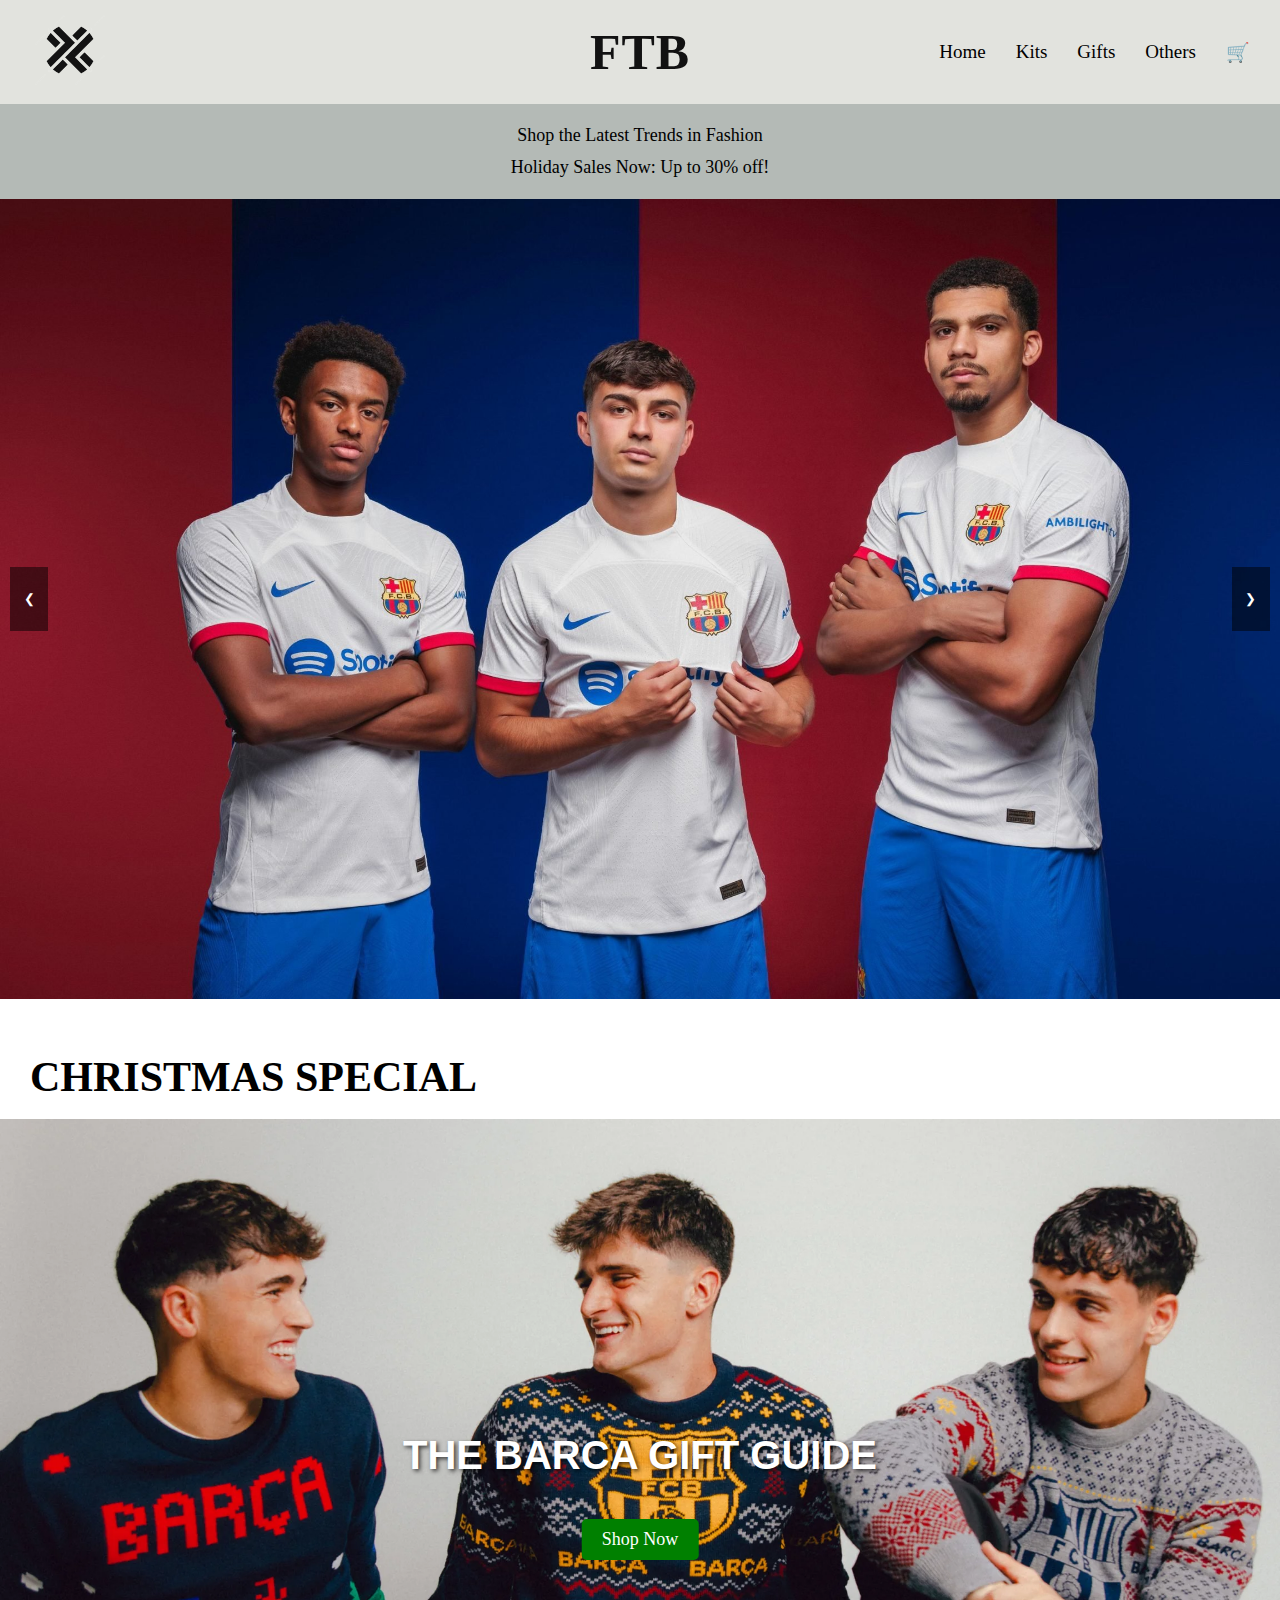
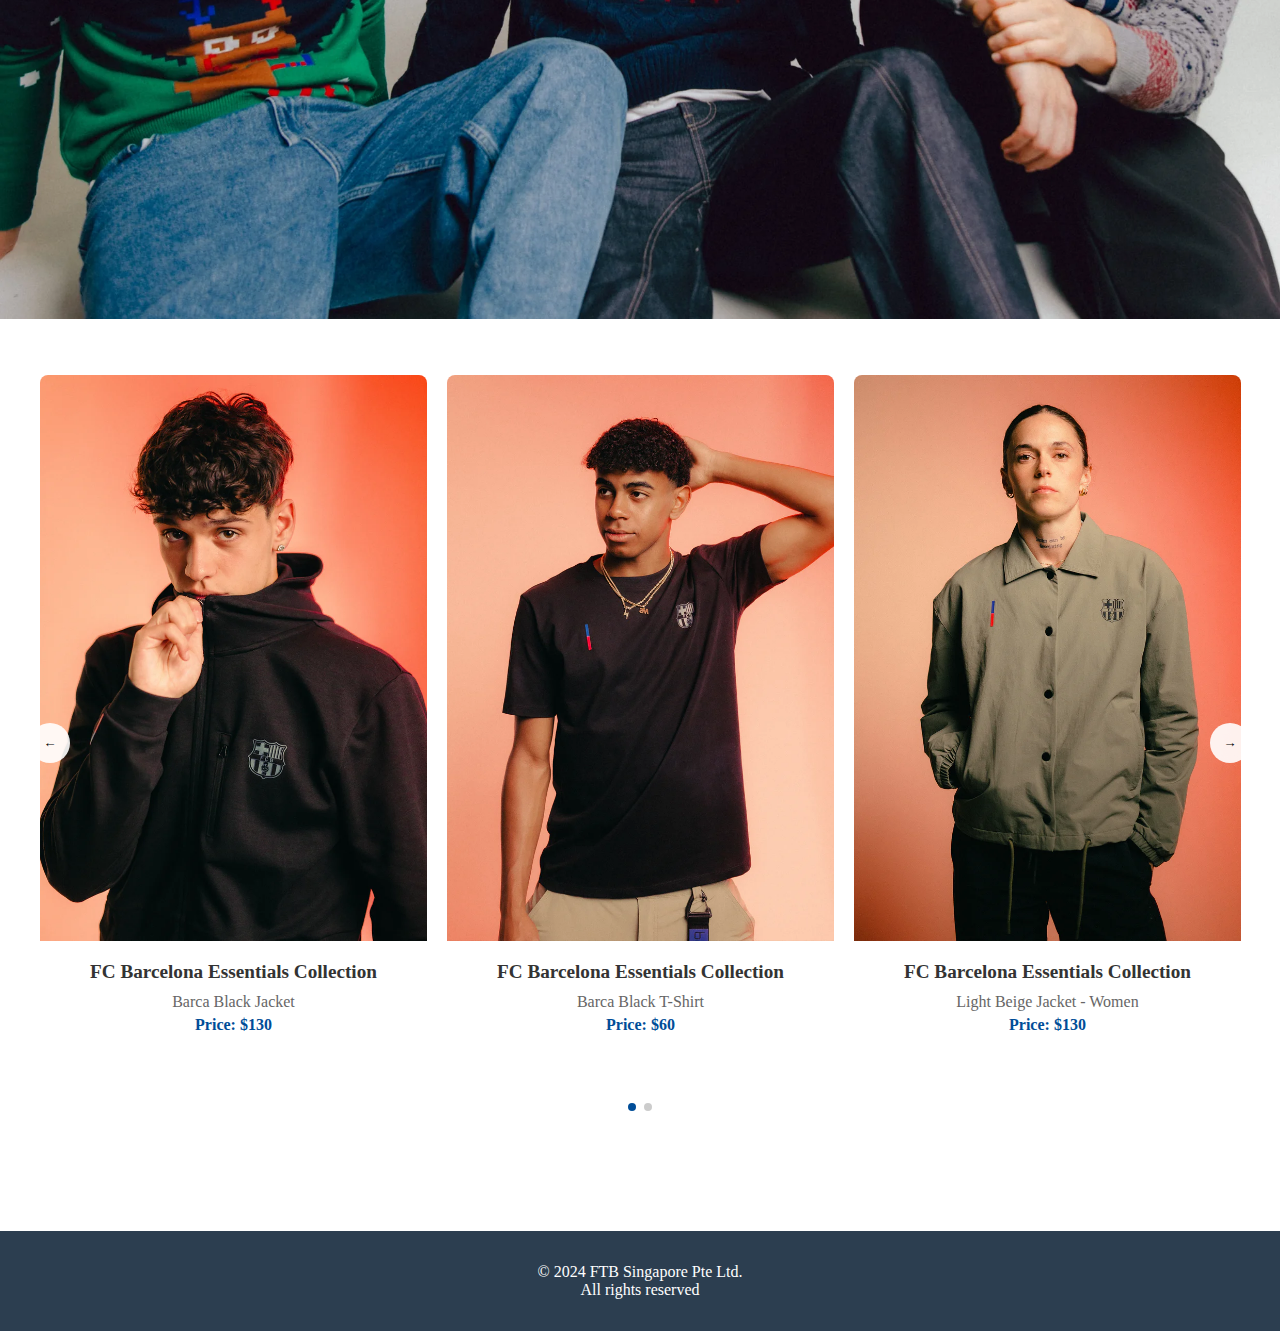
<file: index.html>
<!DOCTYPE html>
<html lang="en">
<head>
    <meta charset="UTF-8">
    <meta name="viewport" content="width=device-width, initial-scale=1.0">
    <link rel="stylesheet" type="text/css" href="styles.css">
    <title>FTB</title>
</head>
<body>
    <nav class="navbar">
        <div class="logo-link">
            <a href="./index.html">
                <img src="img\pngtree-letter-x-logo-design-png-image_6950904.png" alt="Logo" class="logo-img">
            </a>
        </div>
        <div class="text-logo">
            <a href="./index.html" class="logo-text no-underline">FTB</a>
        </div>
        <ul class="nav-links">
            <li><a href="./index.html">Home</a></li>
            <li class="dropdown">
                <a href="javascript:void(0)" class="dropbtn" id="categoriesBtn">Kits</a>
                <div class="dropdown-content" id="dropdownContent">
                    <a href="./men.html">Men</a>
                    <a href="./women.html">Women</a>
                    <a href="./kid.html">Kid</a>
                </div>
            </li>
            <li><a href="./gifts.html">Gifts</a></li>
            <li><a href="./others.html">Others</a></li>
            <div class="icons">
                <a href="./cart.html" class="cart">&#128722;</a>
            </div>
        </ul>
    </nav>

    <div class= "promo">
        <p>Shop the Latest Trends in Fashion</p>
        <p>Holiday Sales Now: Up to 30% off!</p>
    </div>

    <div class="slider">
        <button class="slide-btn left-btn">&#10094;</button>
        <div class="Himg">
            <img src="img\home\Barca 2324 away.jpg" class="slide-img">
        </div>
        <button class="slide-btn right-btn">&#10095;</button>
    </div>
    <br>
    <br>
    <br>

    <div class= "new">
        <h2>CHRISTMAS SPECIAL</h2>
    </div>
    <br>

    <div class="Himg-container">
        <img src="img\home\barca christ home.webp" class="Himg">
        <div class="overlay-text">THE BARCA GIFT GUIDE</div>
        <a href="./men.html" class="shop-now-btn">Shop Now</a>
    </div>
    <br>
    <br>

    <section class="container">
        <div class="slider-container">
            <div class="flex-item">
                <div class="flex-img">
                    <img src="img\home\home1.webp">
                </div>
                <div class="flex-info">
                    <h3>FC Barcelona Essentials Collection</h3>
                    <p>Barca Black Jacket</p>
                    <p>Price: $130</p>
                </div>
            </div>

            <div class="flex-item">
                <div class="flex-img">
                    <img src="img\home\home2.webp" >
                </div>
                <div class="flex-info">
                    <h3>FC Barcelona Essentials Collection</h3>
                    <p>Barca Black T-Shirt</p>
                    <p>Price: $60</p>
                </div>
            </div>

            <div class="flex-item">
                <div class="flex-img">
                    <img src="img\home\home3.webp" >
                </div>
                <div class="flex-info">
                    <h3>FC Barcelona Essentials Collection</h3>
                    <p>Light Beige Jacket - Women</p>
                    <p>Price: $130</p>
                </div>
            </div>

            <div class="flex-item">
                <div class="flex-img">
                    <img src="img\home\home4.webp" >
                </div>
                <div class="flex-info">
                    <h3>SPotify Camp Nou Seats</h3>
                    <p>Spotify Camp Nou Seat - Model 2</p>
                    <p>Price: $400</p>
                </div>
            </div>

            <div class="flex-item">
                <div class="flex-img">
                    <img src="img\home\home5.webp" >
                </div>
                <div class="flex-info">
                    <h3>FC Barcelona Christmas Collection</h3>
                    <p>Christmas Hat</p>
                    <p>Price: $30</p>
                </div>
            </div>

            <div class="flex-item">
                <div class="flex-img">
                    <img src="img\home\home6.webp" >
                </div>
                <div class="flex-info">
                    <h3>FC Barcelona Christmas Collection</h3>
                    <p>Christmas Socks</p>
                    <p>Price: $15</p>
                </div>
            </div>
        </div>

        <button class="nav-button prev">←</button>
        <button class="nav-button next">→</button>

        <div class="dots">
            <span class="dot active"></span>
            <span class="dot"></span>
        </div>
    </section>
    <br>
    <br>

    <footer class="footer">
        <p>© 2024 FTB Singapore Pte Ltd.</p>
        <p>All rights reserved</p>
    </footer>
    
    <script src="script.js"></script>
</body>
</html>
</file>
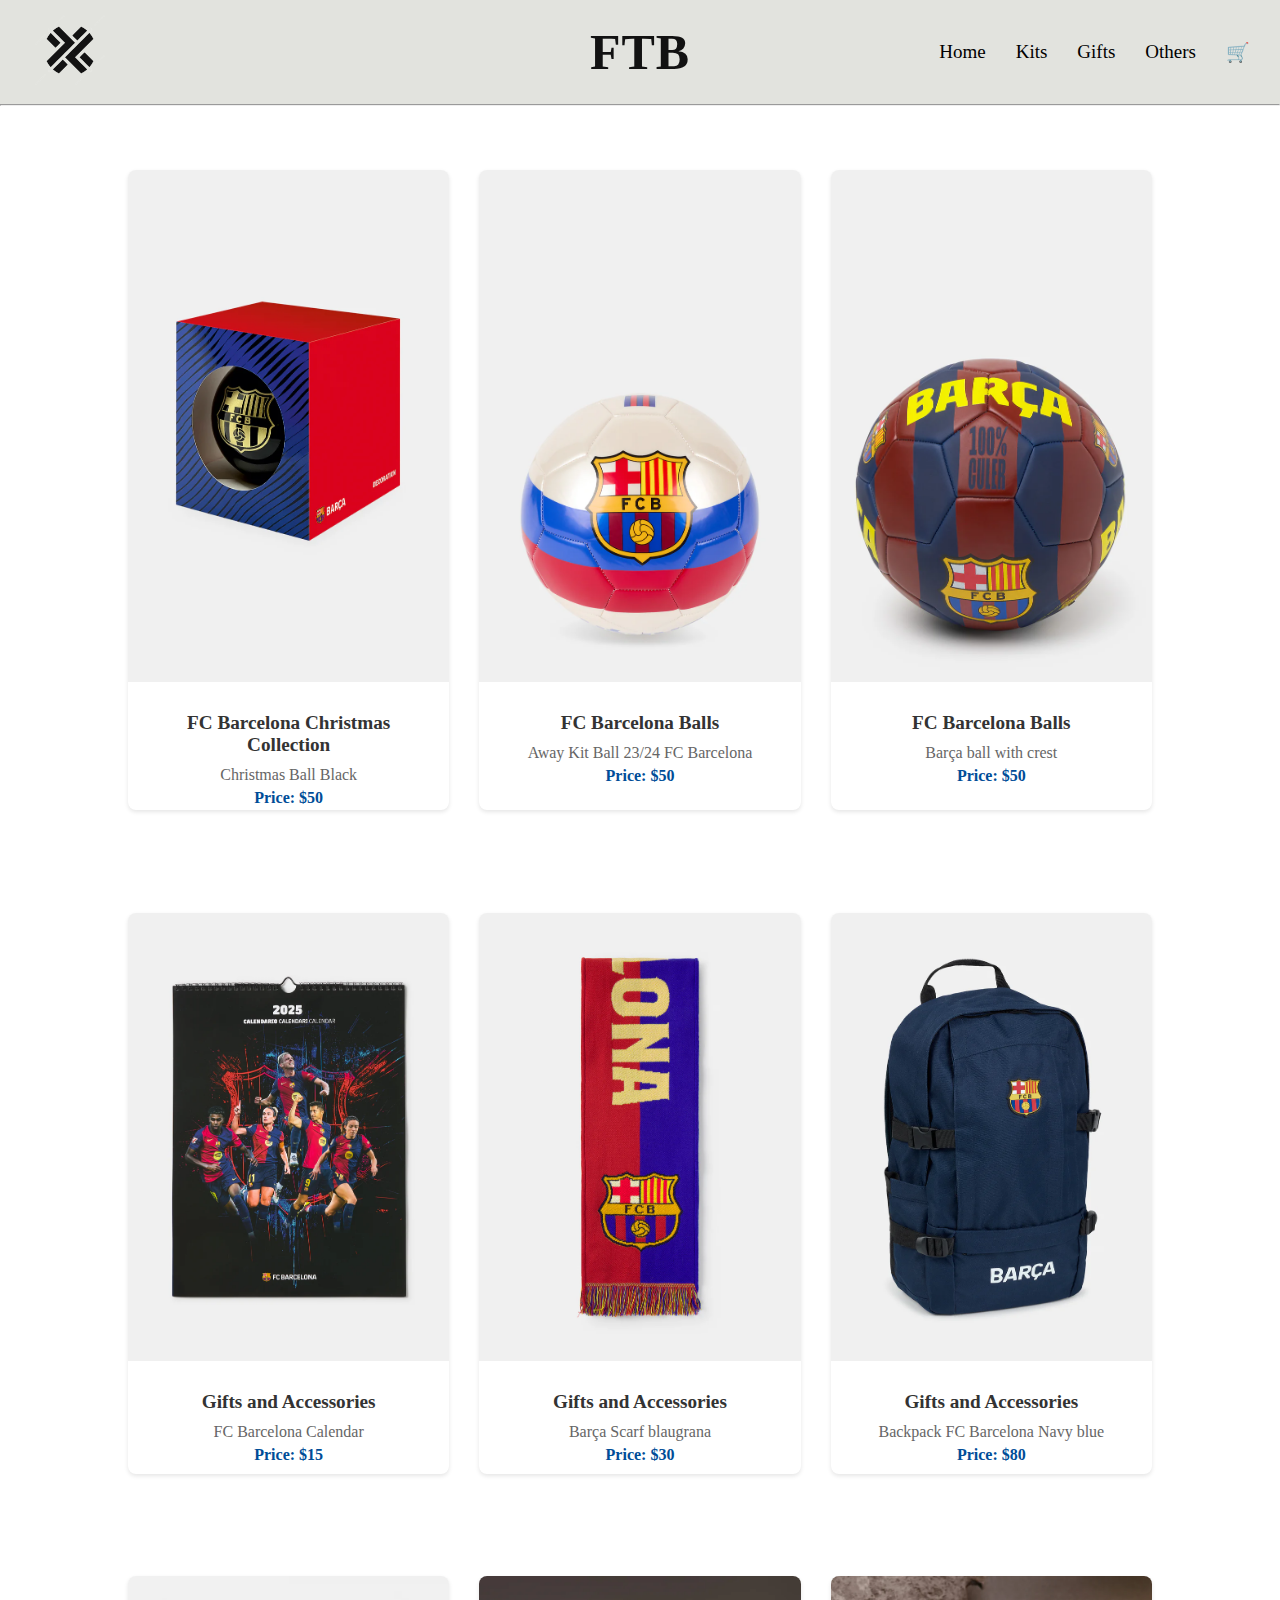
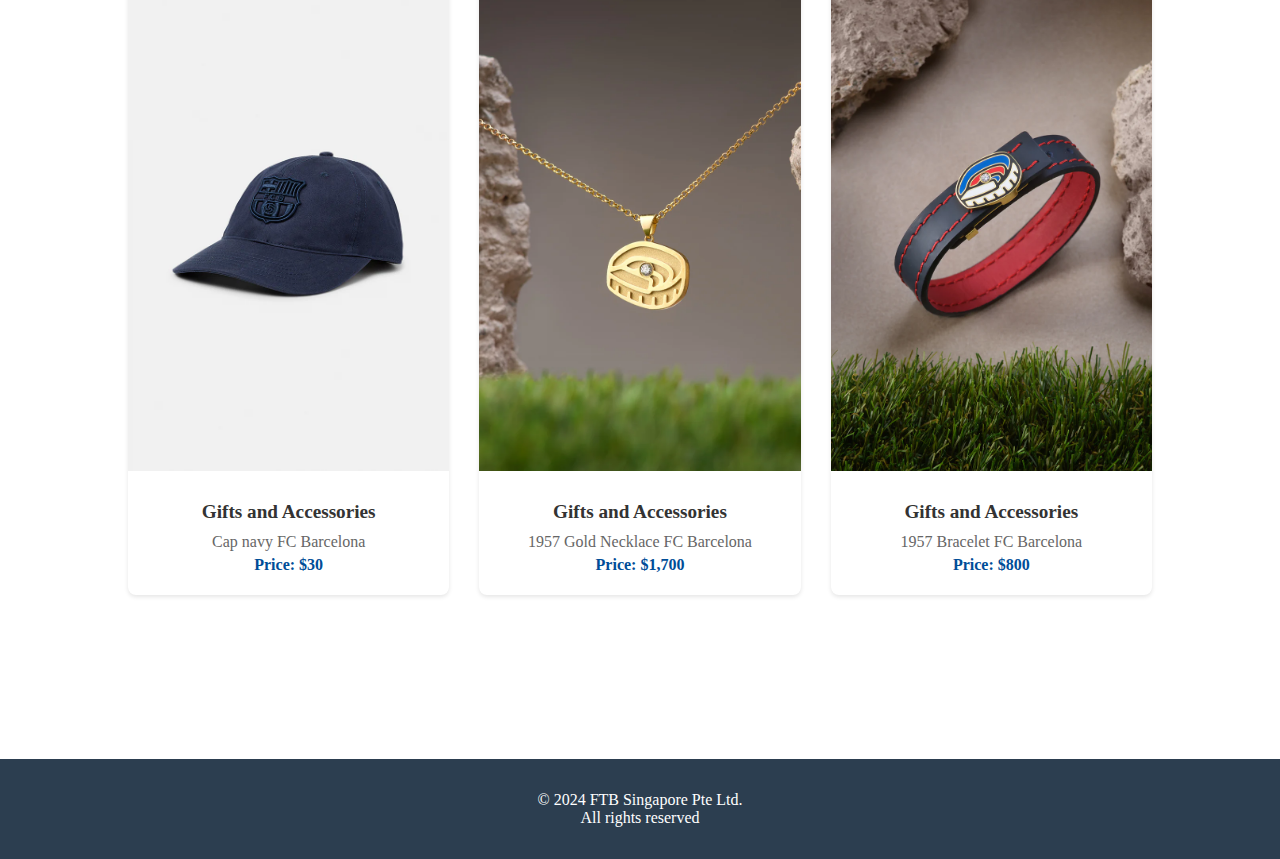
<file: Gifts.html>
<!DOCTYPE html>
<html lang="en">
<head>
    <meta charset="UTF-8">
    <meta name="viewport" content="width=device-width, initial-scale=1.0">
    <link rel="stylesheet" type="text/css" href="styles.css">
    <title>Gifts</title>
</head>
<body>
    <nav class="navbar">
        <div class="logo-link">
            <a href="/index.html">
                <img src="img\pngtree-letter-x-logo-design-png-image_6950904.png" alt="Logo" class="logo-img">
            </a>
        </div>
        <div class="text-logo">
            <a href="/index.html" class="logo-text no-underline">FTB</a>
        </div>
        <ul class="nav-links">
            <li><a href="/index.html">Home</a></li>
            <li class="dropdown">
                <a href="javascript:void(0)" class="dropbtn" id="categoriesBtn">Kits</a>
                <div class="dropdown-content" id="dropdownContent">
                    <a href="/men.html">Men</a>
                    <a href="/women.html">Women</a>
                    <a href="/kid.html">Kid</a>
                </div>
            </li>
            <li><a href="/gifts.html">Gifts</a></li>
            <li><a href="/others.html">Others</a></li>
            <div class="icons">
                <a href="/cart.html" class="cart">&#128722;</a>
            </div>
        </ul>
    </nav>
    <hr>

    <section class= "Mcontainer1">
            <div class="flex-item1">
                <div class="flex-img1">
                    <img src="img\gifts\g1.webp">
                </div>
                <div class="flex-info">
                    <h3>FC Barcelona Christmas Collection</h3>
                    <p>Christmas Ball Black</p>
                    <p>Price: $50</p>
                </div>
            </div>

            <div class="flex-item1">
                <div class="flex-img1">
                    <img src="img\gifts\g2.webp">
                </div>
                <div class="flex-info">
                    <h3>FC Barcelona Balls</h3>
                    <p>Away Kit Ball 23/24 FC Barcelona</p>
                    <p>Price: $50</p>
                </div>
            </div>

            <div class="flex-item1">
                <div class="flex-img1">
                    <img src="img\gifts\g3.webp">
                </div>
                <div class="flex-info">
                    <h3>FC Barcelona Balls</h3>
                    <p>Barça ball with crest</p>
                    <p>Price: $50</p>
                </div>
            </div>
        </section>

    <section class= "Mcontainer2">
            <div class="flex-item1">
                <div class="flex-img1">
                    <img src="img\gifts\g4.webp">
                </div>
                <div class="flex-info">
                    <h3>Gifts and Accessories</h3>
                    <p>FC Barcelona Calendar</p>
                    <p>Price: $15</p>
                </div>
            </div>

            <div class="flex-item1">
                <div class="flex-img1">
                    <img src="img\gifts\g5.webp">
                </div>
                <div class="flex-info">
                    <h3>Gifts and Accessories</h3>
                    <p>Barça Scarf blaugrana</p>
                    <p>Price: $30</p>
                </div>
            </div>

            <div class="flex-item1">
                <div class="flex-img1">
                    <img src="img\gifts\g6.webp">
                </div>
                <div class="flex-info">
                    <h3>Gifts and Accessories</h3>
                    <p>Backpack FC Barcelona Navy blue</p>
                    <p>Price: $80</p>
                </div>
            </div>
    </section>

    <section class= "Mcontainer3">
        <div class="flex-item1">
            <div class="flex-img1">
                <img src="img\gifts\g7.webp">
            </div>
            <div class="flex-info">
                <h3>Gifts and Accessories</h3>
                <p>Cap navy FC Barcelona</p>
                <p>Price: $30</p>
            </div>
        </div>

        <div class="flex-item1">
            <div class="flex-img1">
                <img src="img\gifts\g8.webp">
            </div>
            <div class="flex-info">
                <h3>Gifts and Accessories</h3>
                <p>1957 Gold Necklace FC Barcelona</p>
                <p>Price: $1,700</p>
            </div>
        </div>

        <div class="flex-item1">
            <div class="flex-img1">
                <img src="img\gifts\g9.webp">
            </div>
            <div class="flex-info">
                <h3>Gifts and Accessories</h3>
                <p>1957 Bracelet FC Barcelona</p>
                <p>Price: $800</p>
            </div>
        </div>
    </section>
    <br>
    <br>


    <footer class="footer">
        <p>© 2024 FTB Singapore Pte Ltd.</p>
        <p>All rights reserved</p>
    </footer>

    <script src="script.js"></script>
</body>
</html>
</file>
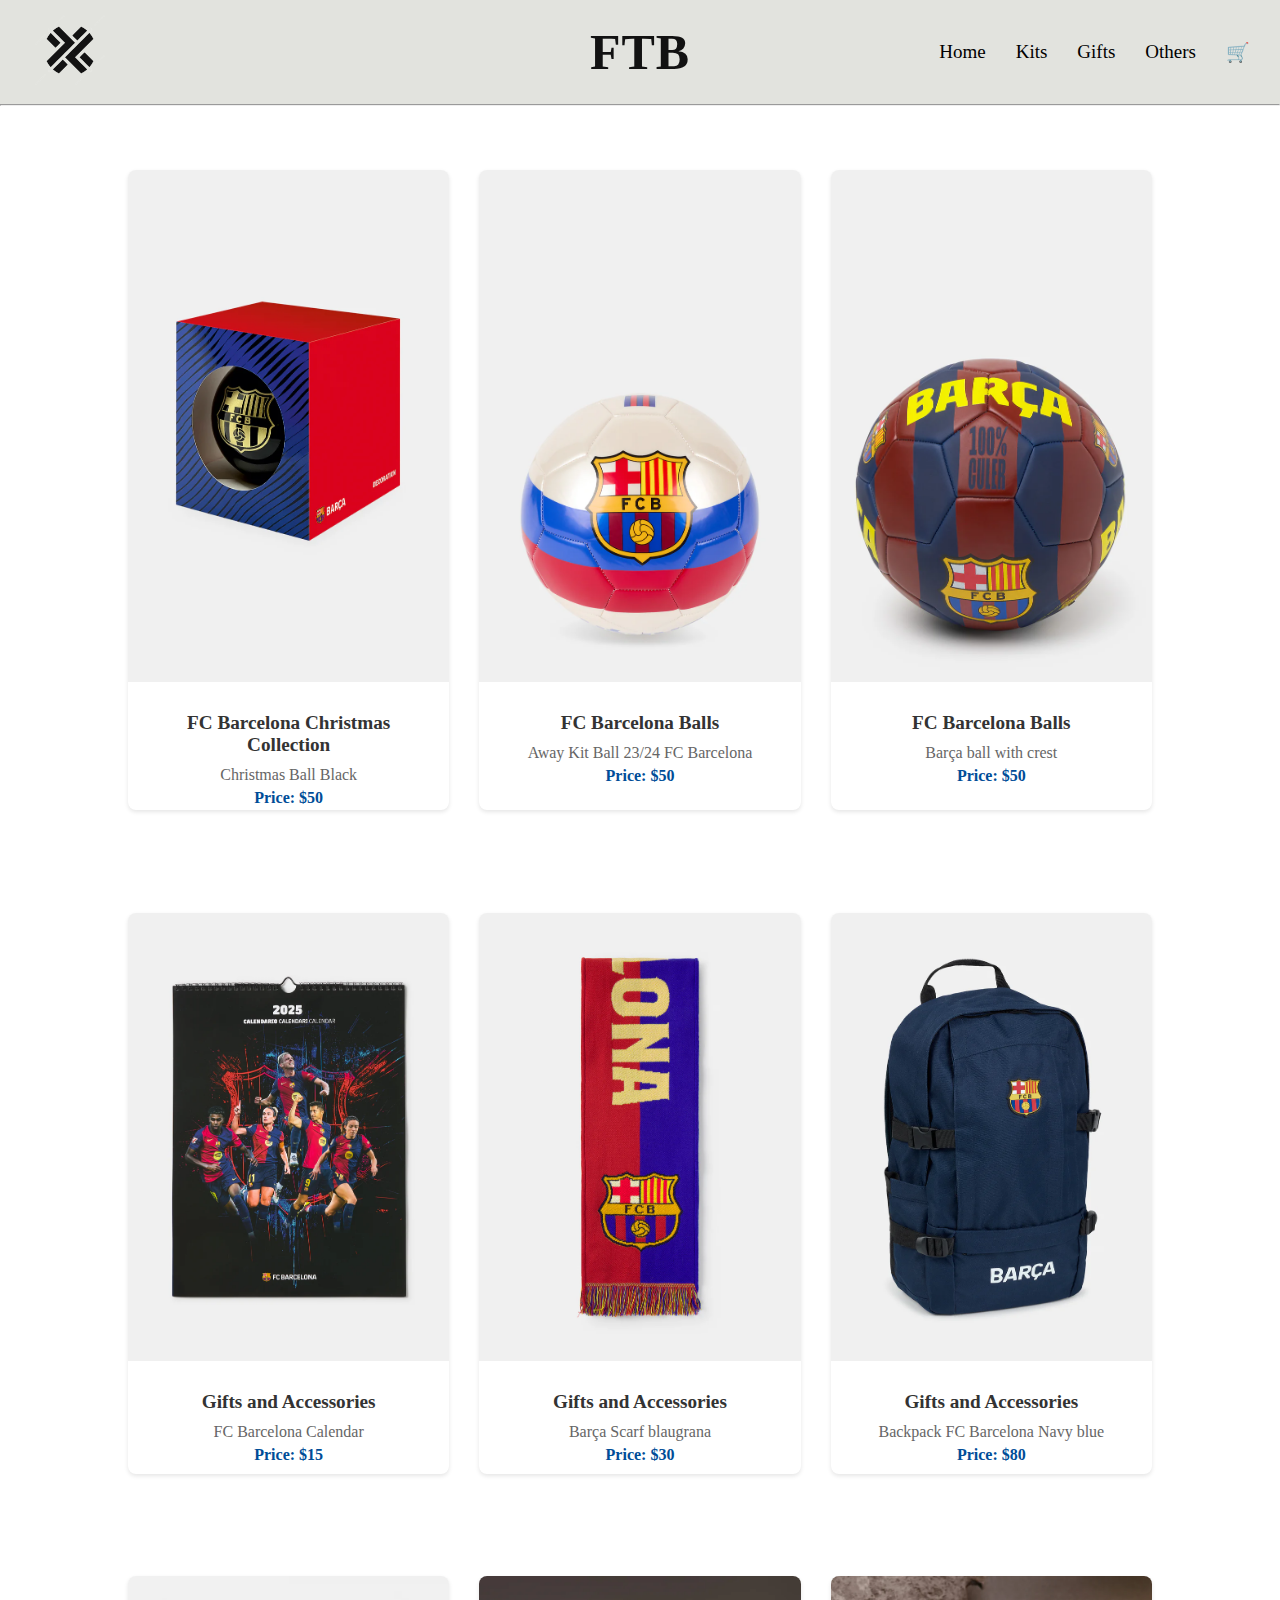
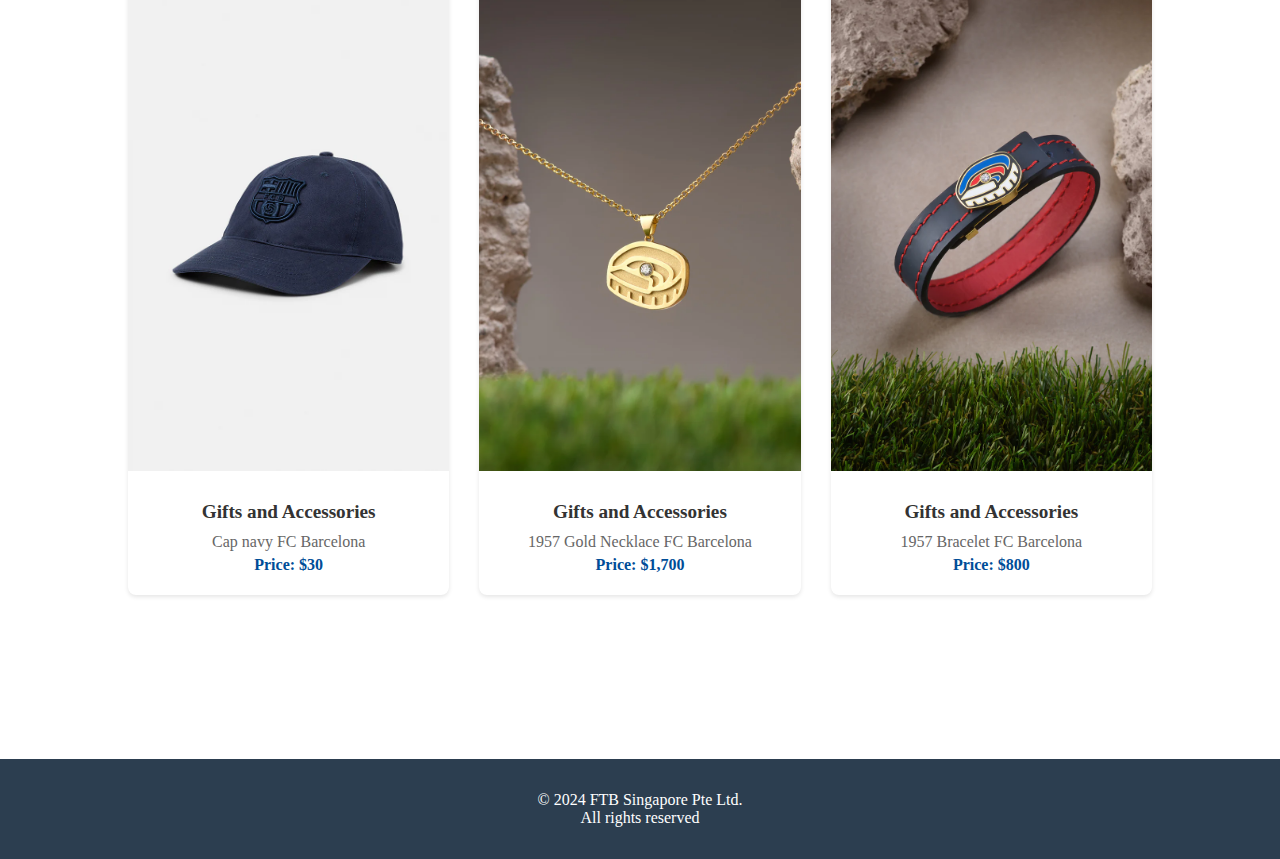
<file: gifts.html>
<!DOCTYPE html>
<html lang="en">
<head>
    <meta charset="UTF-8">
    <meta name="viewport" content="width=device-width, initial-scale=1.0">
    <link rel="stylesheet" type="text/css" href="styles.css">
    <title>Gifts</title>
</head>
<body>
    <nav class="navbar">
        <div class="logo-link">
            <a href="./index.html">
                <img src="img\pngtree-letter-x-logo-design-png-image_6950904.png" alt="Logo" class="logo-img">
            </a>
        </div>
        <div class="text-logo">
            <a href="./index.html" class="logo-text no-underline">FTB</a>
        </div>
        <ul class="nav-links">
            <li><a href="./index.html">Home</a></li>
            <li class="dropdown">
                <a href="javascript:void(0)" class="dropbtn" id="categoriesBtn">Kits</a>
                <div class="dropdown-content" id="dropdownContent">
                    <a href="./men.html">Men</a>
                    <a href="./women.html">Women</a>
                    <a href="./kid.html">Kid</a>
                </div>
            </li>
            <li><a href="./gifts.html">Gifts</a></li>
            <li><a href="./others.html">Others</a></li>
            <div class="icons">
                <a href="./cart.html" class="cart">&#128722;</a>
            </div>
        </ul>
    </nav>
    <hr>

    <section class= "Mcontainer1">
            <div class="flex-item1">
                <div class="flex-img1">
                    <img src="img\gifts\g1.webp">
                </div>
                <div class="flex-info">
                    <h3>FC Barcelona Christmas Collection</h3>
                    <p>Christmas Ball Black</p>
                    <p>Price: $50</p>
                </div>
            </div>

            <div class="flex-item1">
                <div class="flex-img1">
                    <img src="img\gifts\g2.webp">
                </div>
                <div class="flex-info">
                    <h3>FC Barcelona Balls</h3>
                    <p>Away Kit Ball 23/24 FC Barcelona</p>
                    <p>Price: $50</p>
                </div>
            </div>

            <div class="flex-item1">
                <div class="flex-img1">
                    <img src="img\gifts\g3.webp">
                </div>
                <div class="flex-info">
                    <h3>FC Barcelona Balls</h3>
                    <p>Barça ball with crest</p>
                    <p>Price: $50</p>
                </div>
            </div>
        </section>

    <section class= "Mcontainer2">
            <div class="flex-item1">
                <div class="flex-img1">
                    <img src="img\gifts\g4.webp">
                </div>
                <div class="flex-info">
                    <h3>Gifts and Accessories</h3>
                    <p>FC Barcelona Calendar</p>
                    <p>Price: $15</p>
                </div>
            </div>

            <div class="flex-item1">
                <div class="flex-img1">
                    <img src="img\gifts\g5.webp">
                </div>
                <div class="flex-info">
                    <h3>Gifts and Accessories</h3>
                    <p>Barça Scarf blaugrana</p>
                    <p>Price: $30</p>
                </div>
            </div>

            <div class="flex-item1">
                <div class="flex-img1">
                    <img src="img\gifts\g6.webp">
                </div>
                <div class="flex-info">
                    <h3>Gifts and Accessories</h3>
                    <p>Backpack FC Barcelona Navy blue</p>
                    <p>Price: $80</p>
                </div>
            </div>
    </section>

    <section class= "Mcontainer3">
        <div class="flex-item1">
            <div class="flex-img1">
                <img src="img\gifts\g7.webp">
            </div>
            <div class="flex-info">
                <h3>Gifts and Accessories</h3>
                <p>Cap navy FC Barcelona</p>
                <p>Price: $30</p>
            </div>
        </div>

        <div class="flex-item1">
            <div class="flex-img1">
                <img src="img\gifts\g8.webp">
            </div>
            <div class="flex-info">
                <h3>Gifts and Accessories</h3>
                <p>1957 Gold Necklace FC Barcelona</p>
                <p>Price: $1,700</p>
            </div>
        </div>

        <div class="flex-item1">
            <div class="flex-img1">
                <img src="img\gifts\g9.webp">
            </div>
            <div class="flex-info">
                <h3>Gifts and Accessories</h3>
                <p>1957 Bracelet FC Barcelona</p>
                <p>Price: $800</p>
            </div>
        </div>
    </section>
    <br>
    <br>


    <footer class="footer">
        <p>© 2024 FTB Singapore Pte Ltd.</p>
        <p>All rights reserved</p>
    </footer>

    <script src="script.js"></script>
</body>
</html>
</file>
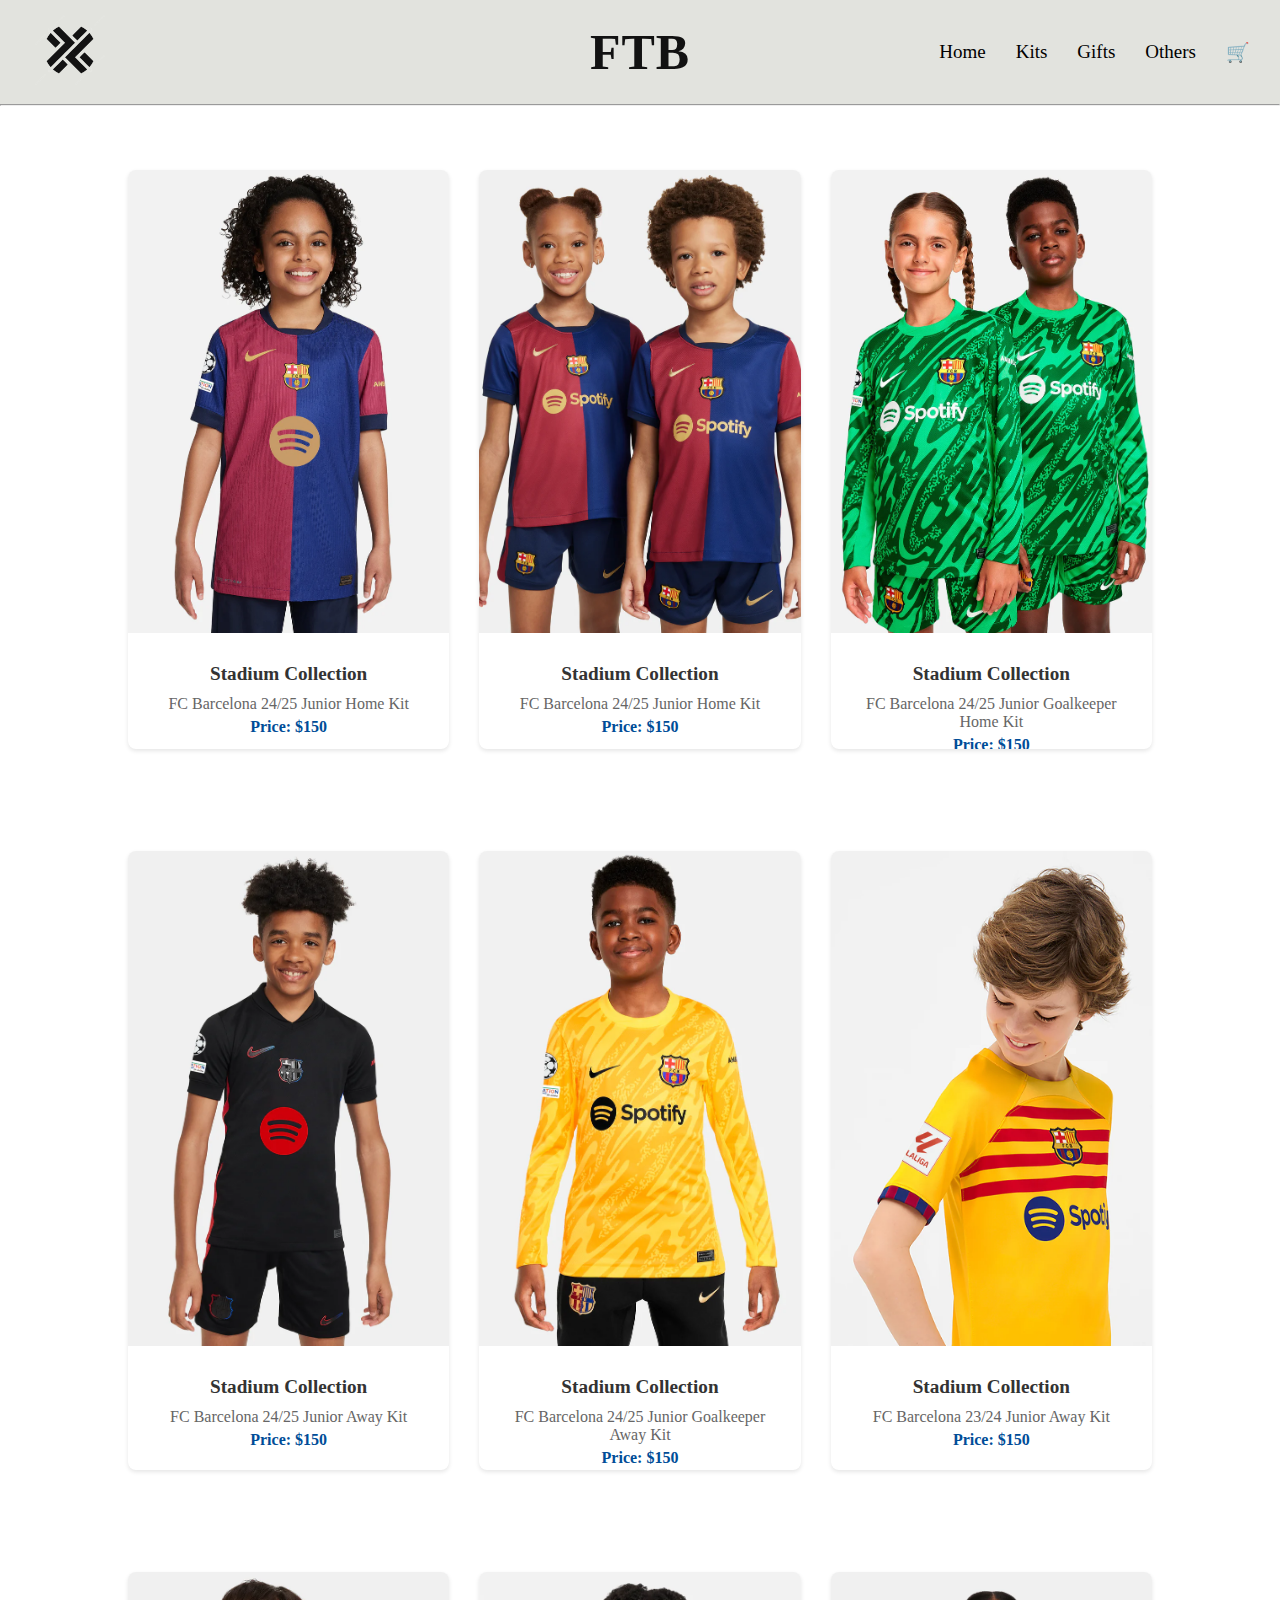
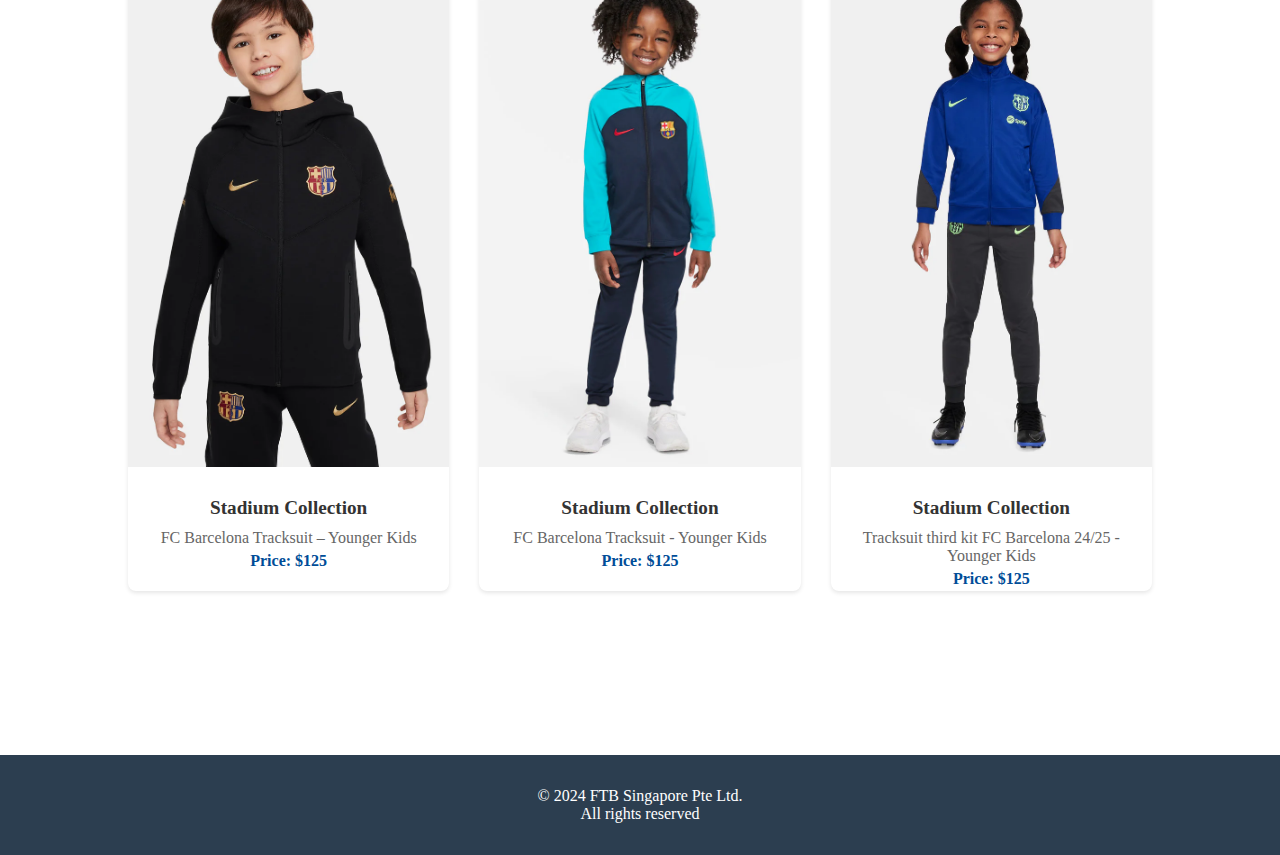
<file: Kid.html>
<!DOCTYPE html>
<html lang="en">
<head>
    <meta charset="UTF-8">
    <meta name="viewport" content="width=device-width, initial-scale=1.0">
    <link rel="stylesheet" type="text/css" href="styles.css">
    <title>Kid</title>
</head>
<body>
    <nav class="navbar">
        <div class="logo-link">
            <a href="/index.html">
                <img src="img\pngtree-letter-x-logo-design-png-image_6950904.png" alt="Logo" class="logo-img">
            </a>
        </div>
        <div class="text-logo">
            <a href="/index.html" class="logo-text no-underline">FTB</a>
        </div>
        <ul class="nav-links">
            <li><a href="/index.html">Home</a></li>
            <li class="dropdown">
                <a href="javascript:void(0)" class="dropbtn" id="categoriesBtn">Kits</a>
                <div class="dropdown-content" id="dropdownContent">
                    <a href="/men.html">Men</a>
                    <a href="/women.html">Women</a>
                    <a href="/kid.html">Kid</a>
                </div>
            </li>
            <li><a href="/gifts.html">Gifts</a></li>
            <li><a href="/others.html">Others</a></li>
            <div class="icons">
                <a href="/cart.html" class="cart">&#128722;</a>
            </div>
        </ul>
    </nav>
    <hr>

    <section class= "Mcontainer1">
            <div class="flex-item1">
                <div class="flex-img1">
                    <img src="img\kid\k1.webp">
                </div>
                <div class="flex-info">
                    <h3>Stadium Collection</h3>
                    <p>FC Barcelona 24/25 Junior Home Kit</p>
                    <p>Price: $150</p>
                </div>
            </div>

            <div class="flex-item1">
                <div class="flex-img1">
                    <img src="img\kid\k2.webp">
                </div>
                <div class="flex-info">
                    <h3>Stadium Collection</h3>
                    <p>FC Barcelona 24/25 Junior Home Kit</p>
                    <p>Price: $150</p>
                </div>
            </div>

            <div class="flex-item1">
                <div class="flex-img1">
                    <img src="img\kid\k3.webp">
                </div>
                <div class="flex-info">
                    <h3>Stadium Collection</h3>
                    <p>FC Barcelona 24/25 Junior Goalkeeper Home Kit</p>
                    <p>Price: $150</p>
                </div>
            </div>
    </section>

    <section class= "Mcontainer2">
            <div class="flex-item1">
                <div class="flex-img1">
                    <img src="img\kid\k4.webp">
                </div>
                <div class="flex-info">
                    <h3>Stadium Collection</h3>
                    <p>FC Barcelona 24/25 Junior Away Kit</p>
                    <p>Price: $150</p>
                </div>
            </div>

            <div class="flex-item1">
                <div class="flex-img1">
                    <img src="img\kid\k5.webp">
                </div>
                <div class="flex-info">
                    <h3>Stadium Collection</h3>
                    <p>FC Barcelona 24/25 Junior Goalkeeper Away Kit</p>
                    <p>Price: $150</p>
                </div>
            </div>

            <div class="flex-item1">
                <div class="flex-img1">
                    <img src="img\kid\k6.webp">
                </div>
                <div class="flex-info">
                    <h3>Stadium Collection</h3>
                    <p>FC Barcelona 23/24 Junior Away Kit</p>
                    <p>Price: $150</p>
                </div>
            </div>
    </section>

    <section class= "Mcontainer3">
        <div class="flex-item1">
            <div class="flex-img1">
                <img src="img\kid\k7.webp">
            </div>
            <div class="flex-info">
                <h3>Stadium Collection</h3>
                <p>FC Barcelona Tracksuit – Younger Kids</p>
                <p>Price: $125</p>
            </div>
        </div>

        <div class="flex-item1">
            <div class="flex-img1">
                <img src="img\kid\k8.webp">
            </div>
            <div class="flex-info">
                <h3>Stadium Collection</h3>
                <p>FC Barcelona Tracksuit - Younger Kids</p>
                <p>Price: $125</p>
            </div>
        </div>

        <div class="flex-item1">
            <div class="flex-img1">
                <img src="img\kid\k9.webp">
            </div>
            <div class="flex-info">
                <h3>Stadium Collection</h3>
                <p>Tracksuit third kit FC Barcelona 24/25 - Younger Kids</p>
                <p>Price: $125</p>
            </div>
        </div>
    </section>
    <br>
    <br>


    <footer class="footer">
        <p>© 2024 FTB Singapore Pte Ltd.</p>
        <p>All rights reserved</p>
    </footer>

    <script src="script.js"></script>
</body>
</html>
</file>
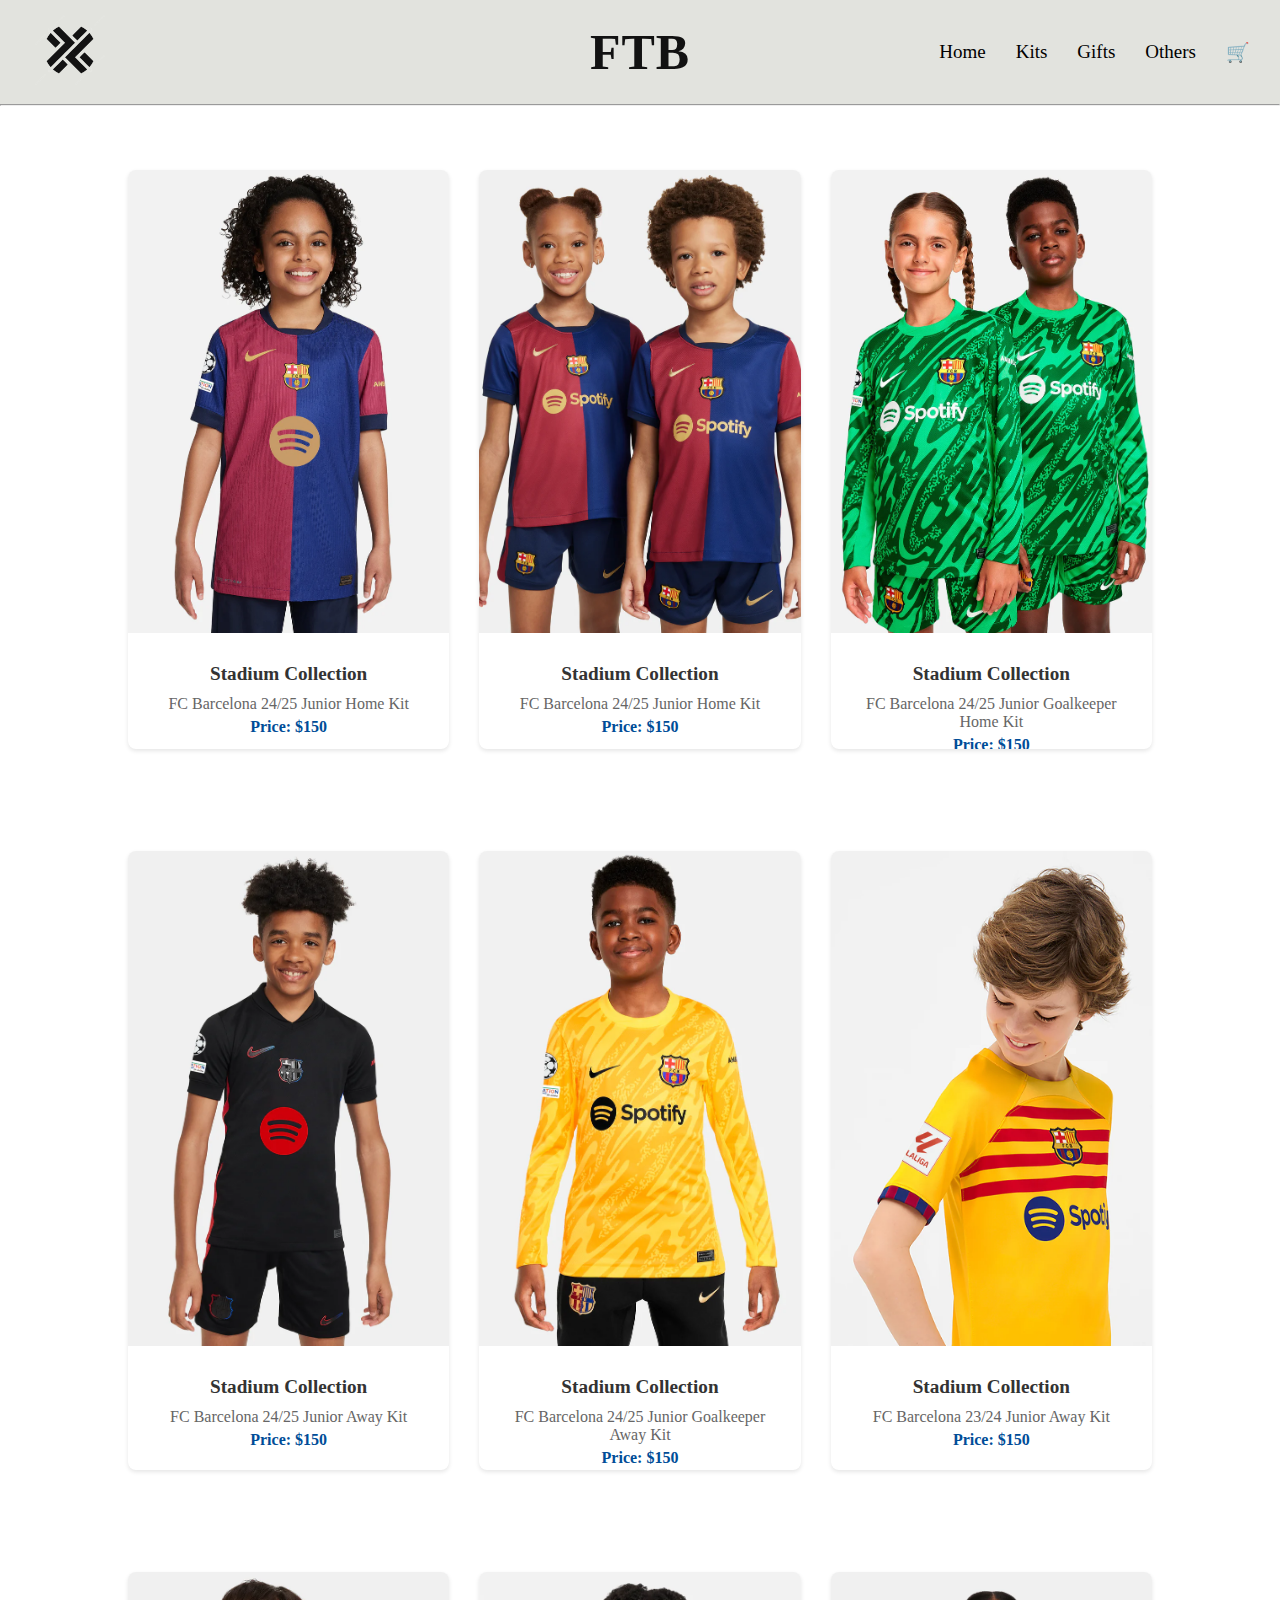
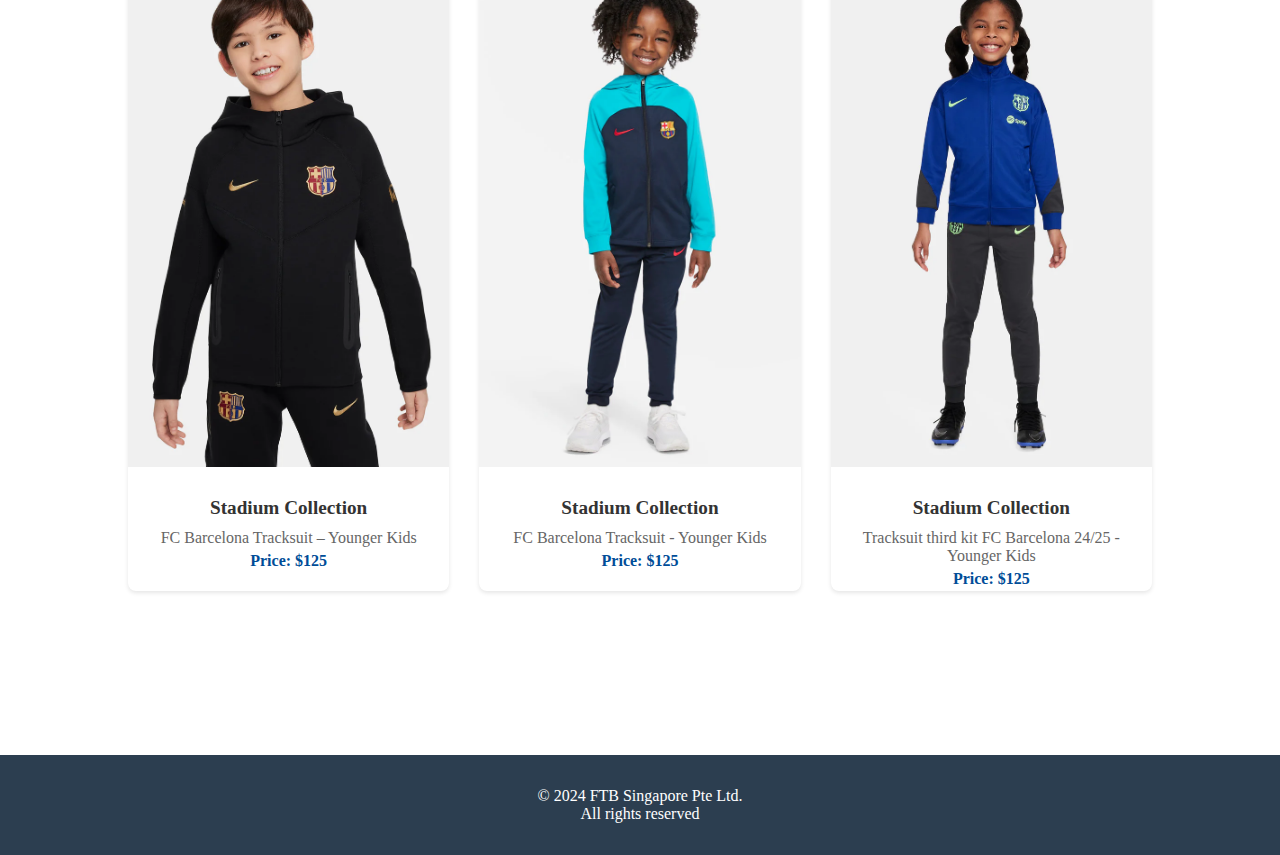
<file: kid.html>
<!DOCTYPE html>
<html lang="en">
<head>
    <meta charset="UTF-8">
    <meta name="viewport" content="width=device-width, initial-scale=1.0">
    <link rel="stylesheet" type="text/css" href="styles.css">
    <title>Kid</title>
</head>
<body>
    <nav class="navbar">
        <div class="logo-link">
            <a href="./index.html">
                <img src="img\pngtree-letter-x-logo-design-png-image_6950904.png" alt="Logo" class="logo-img">
            </a>
        </div>
        <div class="text-logo">
            <a href="./index.html" class="logo-text no-underline">FTB</a>
        </div>
        <ul class="nav-links">
            <li><a href="./index.html">Home</a></li>
            <li class="dropdown">
                <a href="javascript:void(0)" class="dropbtn" id="categoriesBtn">Kits</a>
                <div class="dropdown-content" id="dropdownContent">
                    <a href="./men.html">Men</a>
                    <a href="./women.html">Women</a>
                    <a href="./kid.html">Kid</a>
                </div>
            </li>
            <li><a href="./gifts.html">Gifts</a></li>
            <li><a href="./others.html">Others</a></li>
            <div class="icons">
                <a href="./cart.html" class="cart">&#128722;</a>
            </div>
        </ul>
    </nav>
    <hr>

    <section class= "Mcontainer1">
            <div class="flex-item1">
                <div class="flex-img1">
                    <img src="img\kid\k1.webp">
                </div>
                <div class="flex-info">
                    <h3>Stadium Collection</h3>
                    <p>FC Barcelona 24/25 Junior Home Kit</p>
                    <p>Price: $150</p>
                </div>
            </div>

            <div class="flex-item1">
                <div class="flex-img1">
                    <img src="img\kid\k2.webp">
                </div>
                <div class="flex-info">
                    <h3>Stadium Collection</h3>
                    <p>FC Barcelona 24/25 Junior Home Kit</p>
                    <p>Price: $150</p>
                </div>
            </div>

            <div class="flex-item1">
                <div class="flex-img1">
                    <img src="img\kid\k3.webp">
                </div>
                <div class="flex-info">
                    <h3>Stadium Collection</h3>
                    <p>FC Barcelona 24/25 Junior Goalkeeper Home Kit</p>
                    <p>Price: $150</p>
                </div>
            </div>
    </section>

    <section class= "Mcontainer2">
            <div class="flex-item1">
                <div class="flex-img1">
                    <img src="img\kid\k4.webp">
                </div>
                <div class="flex-info">
                    <h3>Stadium Collection</h3>
                    <p>FC Barcelona 24/25 Junior Away Kit</p>
                    <p>Price: $150</p>
                </div>
            </div>

            <div class="flex-item1">
                <div class="flex-img1">
                    <img src="img\kid\k5.webp">
                </div>
                <div class="flex-info">
                    <h3>Stadium Collection</h3>
                    <p>FC Barcelona 24/25 Junior Goalkeeper Away Kit</p>
                    <p>Price: $150</p>
                </div>
            </div>

            <div class="flex-item1">
                <div class="flex-img1">
                    <img src="img\kid\k6.webp">
                </div>
                <div class="flex-info">
                    <h3>Stadium Collection</h3>
                    <p>FC Barcelona 23/24 Junior Away Kit</p>
                    <p>Price: $150</p>
                </div>
            </div>
    </section>

    <section class= "Mcontainer3">
        <div class="flex-item1">
            <div class="flex-img1">
                <img src="img\kid\k7.webp">
            </div>
            <div class="flex-info">
                <h3>Stadium Collection</h3>
                <p>FC Barcelona Tracksuit – Younger Kids</p>
                <p>Price: $125</p>
            </div>
        </div>

        <div class="flex-item1">
            <div class="flex-img1">
                <img src="img\kid\k8.webp">
            </div>
            <div class="flex-info">
                <h3>Stadium Collection</h3>
                <p>FC Barcelona Tracksuit - Younger Kids</p>
                <p>Price: $125</p>
            </div>
        </div>

        <div class="flex-item1">
            <div class="flex-img1">
                <img src="img\kid\k9.webp">
            </div>
            <div class="flex-info">
                <h3>Stadium Collection</h3>
                <p>Tracksuit third kit FC Barcelona 24/25 - Younger Kids</p>
                <p>Price: $125</p>
            </div>
        </div>
    </section>
    <br>
    <br>


    <footer class="footer">
        <p>© 2024 FTB Singapore Pte Ltd.</p>
        <p>All rights reserved</p>
    </footer>

    <script src="script.js"></script>
</body>
</html>
</file>
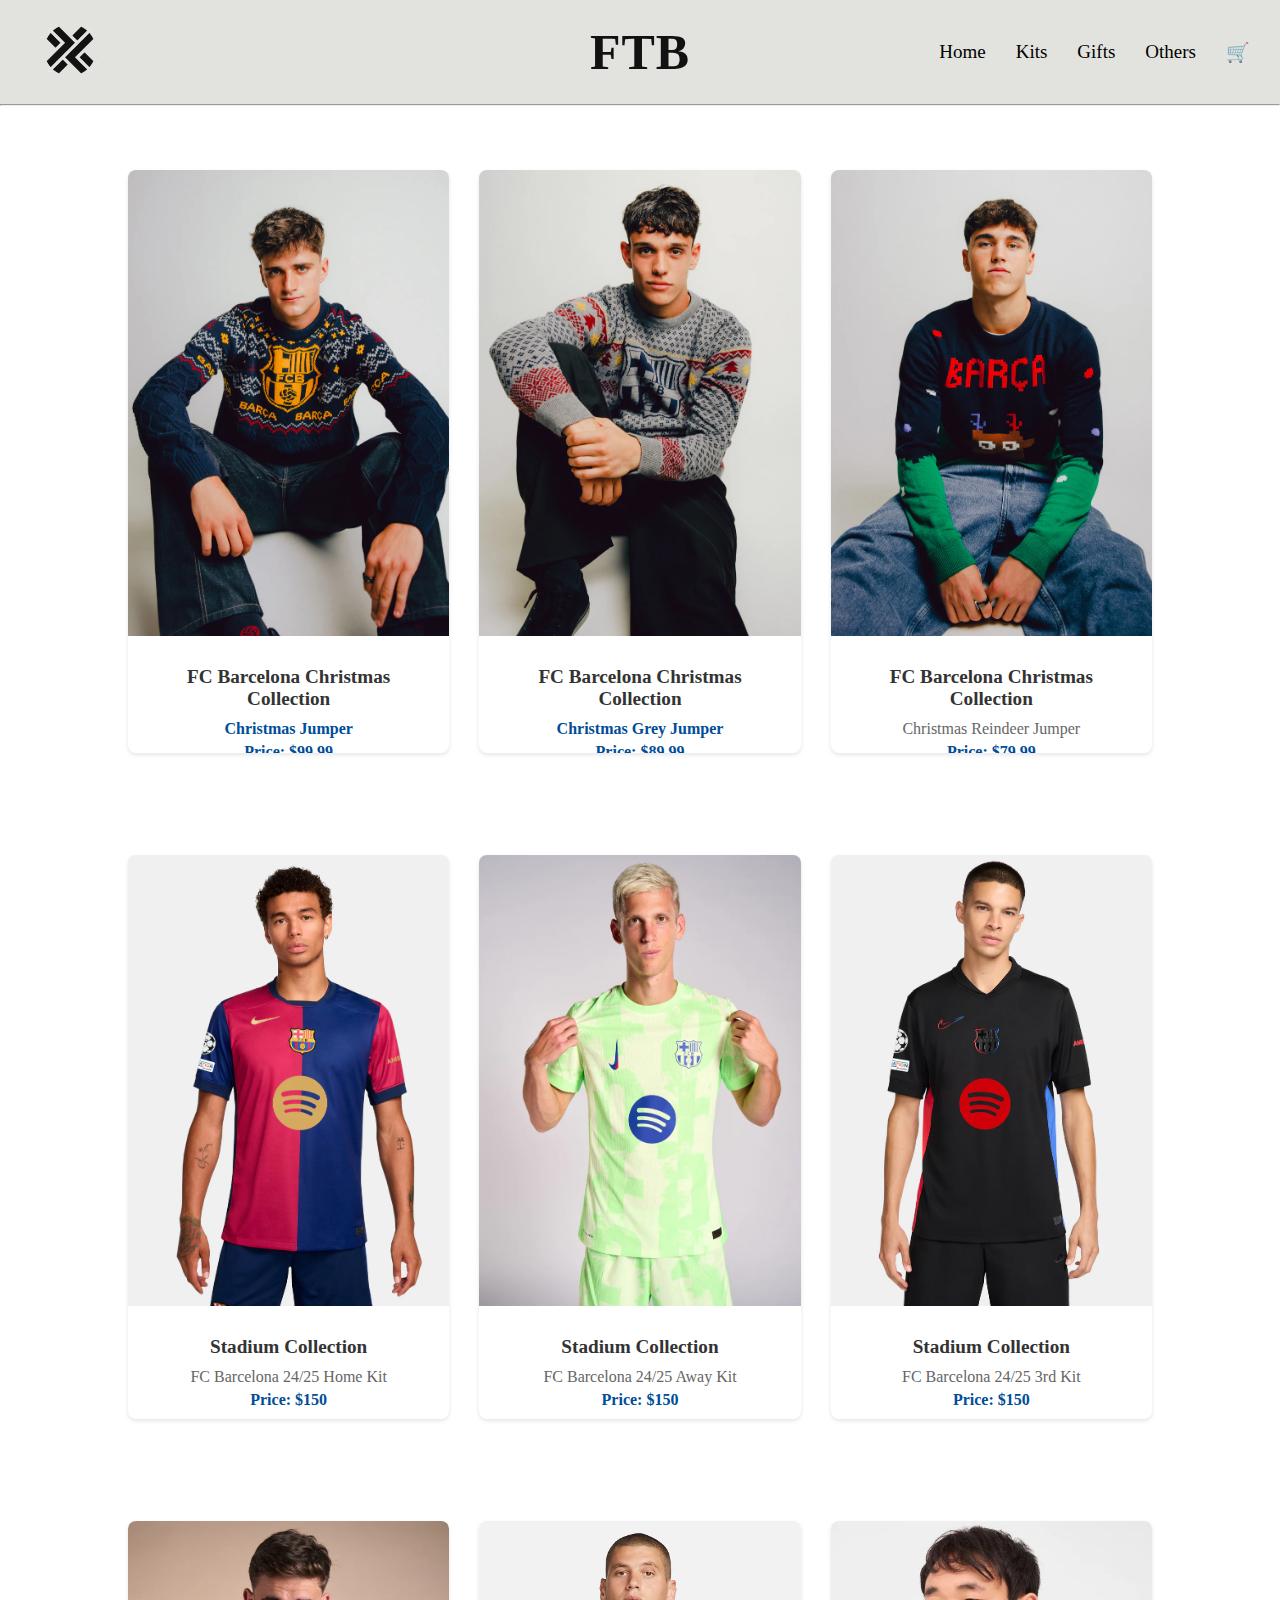
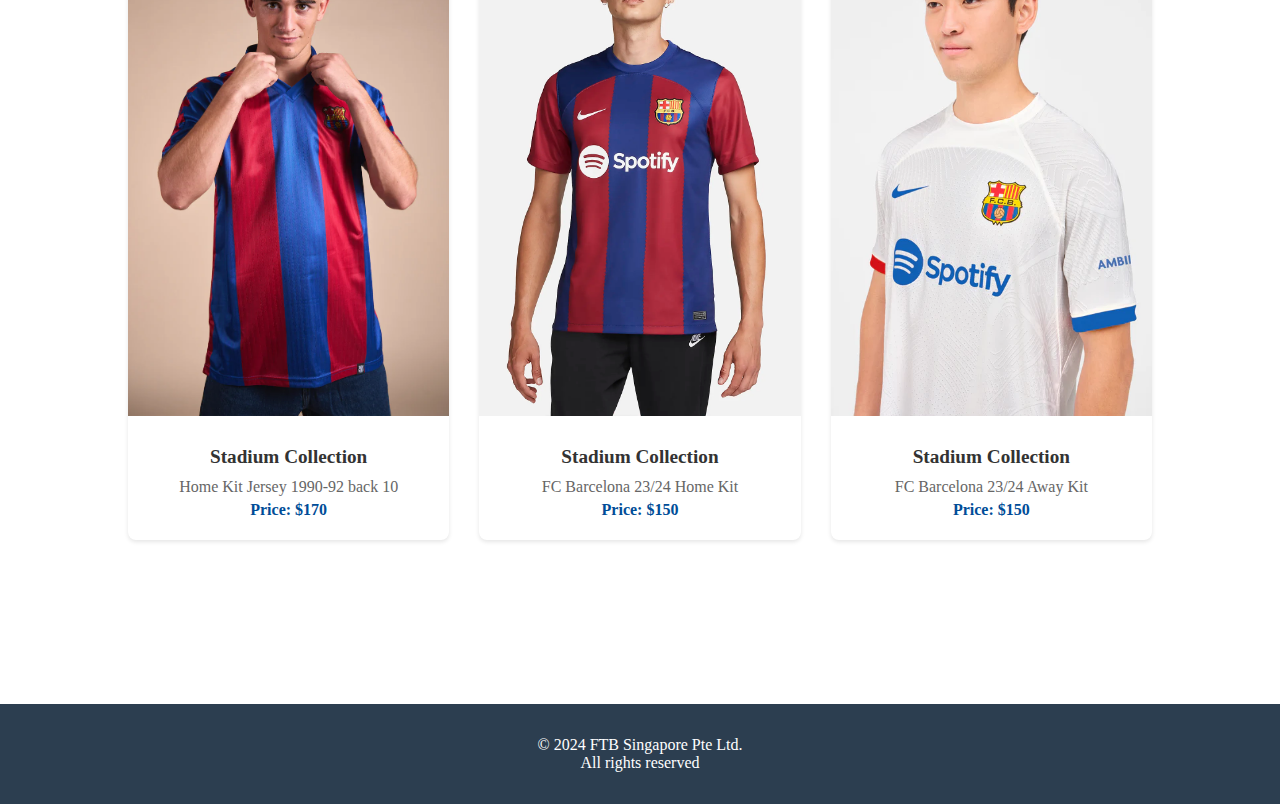
<file: Men.html>
<!DOCTYPE html>
<html lang="en">
<head>
    <meta charset="UTF-8">
    <meta name="viewport" content="width=device-width, initial-scale=1.0">
    <link rel="stylesheet" type="text/css" href="styles.css">
    <title>Men</title>
</head>
<body>
    <nav class="navbar">
        <div class="logo-link">
            <a href="/index.html">
                <img src="img/pngtree-letter-x-logo-design-png-image_6950904.png" alt="Logo" class="logo-img">
            </a>
        </div>
        <div class="text-logo">
            <a href="/index.html" class="logo-text no-underline">FTB</a>
        </div>
        <ul class="nav-links">
            <li><a href="/index.html">Home</a></li>
            <li class="dropdown">
                <a href="javascript:void(0)" class="dropbtn" id="categoriesBtn">Kits</a>
                <div class="dropdown-content" id="dropdownContent">
                    <a href="/men.html">Men</a>
                    <a href="/women.html">Women</a>
                    <a href="/kid.html">Kid</a>
                </div>
            </li>
            <li><a href="/gifts.html">Gifts</a></li>
            <li><a href="/others.html">Others</a></li>
            <div class="icons">
                <a href="/cart.html" class="cart">&#128722;</a>
            </div>
        </ul>
    </nav>
    <hr>

    <section class= "Mcontainer1">
            <div class="flex-item1">
                <div class="flex-img1">
                    <a href="/page1.html"><img src="img\men\christmas1.webp"></a>
                </div>
                <div class="flex-info">
                   <a href="/page1.html"><h3>FC Barcelona Christmas Collection</h3></a>
                    <a href="/page1.html"><p>Christmas Jumper</p></a>
                    <a href="/page1.html"><p>Price: $99.99</p></a>
                </div>
            </div>

            <div class="flex-item1">
                <div class="flex-img1">
                    <a href="/page2.html"><img src="img\men\christmas2.webp"></a>
                </div>
                <div class="flex-info">
                    <a href="/page2.html"><h3>FC Barcelona Christmas Collection</h3></a>
                    <a href="/page2.html"><p>Christmas Grey Jumper</p></a>
                    <a href="/page2.html"><p>Price: $89.99</p></a>
                </div>
            </div>

            <div class="flex-item1">
                <div class="flex-img1">
                    <img src="img/men/christmas3.webp">
                </div>
                <div class="flex-info">
                    <h3>FC Barcelona Christmas Collection</h3>
                    <p>Christmas Reindeer Jumper</p>
                    <p>Price: $79.99</p>
                </div>
            </div>
        </section>

    <section class= "Mcontainer2">
            <div class="flex-item1">
                <div class="flex-img1">
                    <img src="img\men\barca1.webp">
                </div>
                <div class="flex-info">
                    <h3>Stadium Collection</h3>
                    <p>FC Barcelona 24/25 Home Kit</p>
                    <p>Price: $150</p>
                </div>
            </div>

            <div class="flex-item1">
                <div class="flex-img1">
                    <img src="img\men\barca2.webp">
                </div>
                <div class="flex-info">
                    <h3>Stadium Collection</h3>
                    <p>FC Barcelona 24/25 Away Kit</p>
                    <p>Price: $150</p>
                </div>
            </div>

            <div class="flex-item1">
                <div class="flex-img1">
                    <img src="img\men\barca3.webp">
                </div>
                <div class="flex-info">
                    <h3>Stadium Collection</h3>
                    <p>FC Barcelona 24/25 3rd Kit</p>
                    <p>Price: $150</p>
                </div>
            </div>
    </section>

    <section class= "Mcontainer3">
        <div class="flex-item1">
            <div class="flex-img1">
                <img src="img\men\barca4.webp">
            </div>
            <div class="flex-info">
                <h3>Stadium Collection</h3>
                <p>Home Kit Jersey 1990-92 back 10</p>
                <p>Price: $170</p>
            </div>
        </div>

        <div class="flex-item1">
            <div class="flex-img1">
                <img src="img\men\barca5.png">
            </div>
            <div class="flex-info">
                <h3>Stadium Collection</h3>
                <p>FC Barcelona 23/24 Home Kit</p>
                <p>Price: $150</p>
            </div>
        </div>

        <div class="flex-item1">
            <div class="flex-img1">
                <img src="img\men\barca6.webp">
            </div>
            <div class="flex-info">
                <h3>Stadium Collection</h3>
                <p>FC Barcelona 23/24 Away Kit</p>
                <p>Price: $150</p>
            </div>
        </div>
    </section>
    <br>
    <br>


    <footer class="footer">
        <p>© 2024 FTB Singapore Pte Ltd.</p>
        <p>All rights reserved</p>
    </footer>

    <script src="script.js"></script>
</body>
</html>
</file>
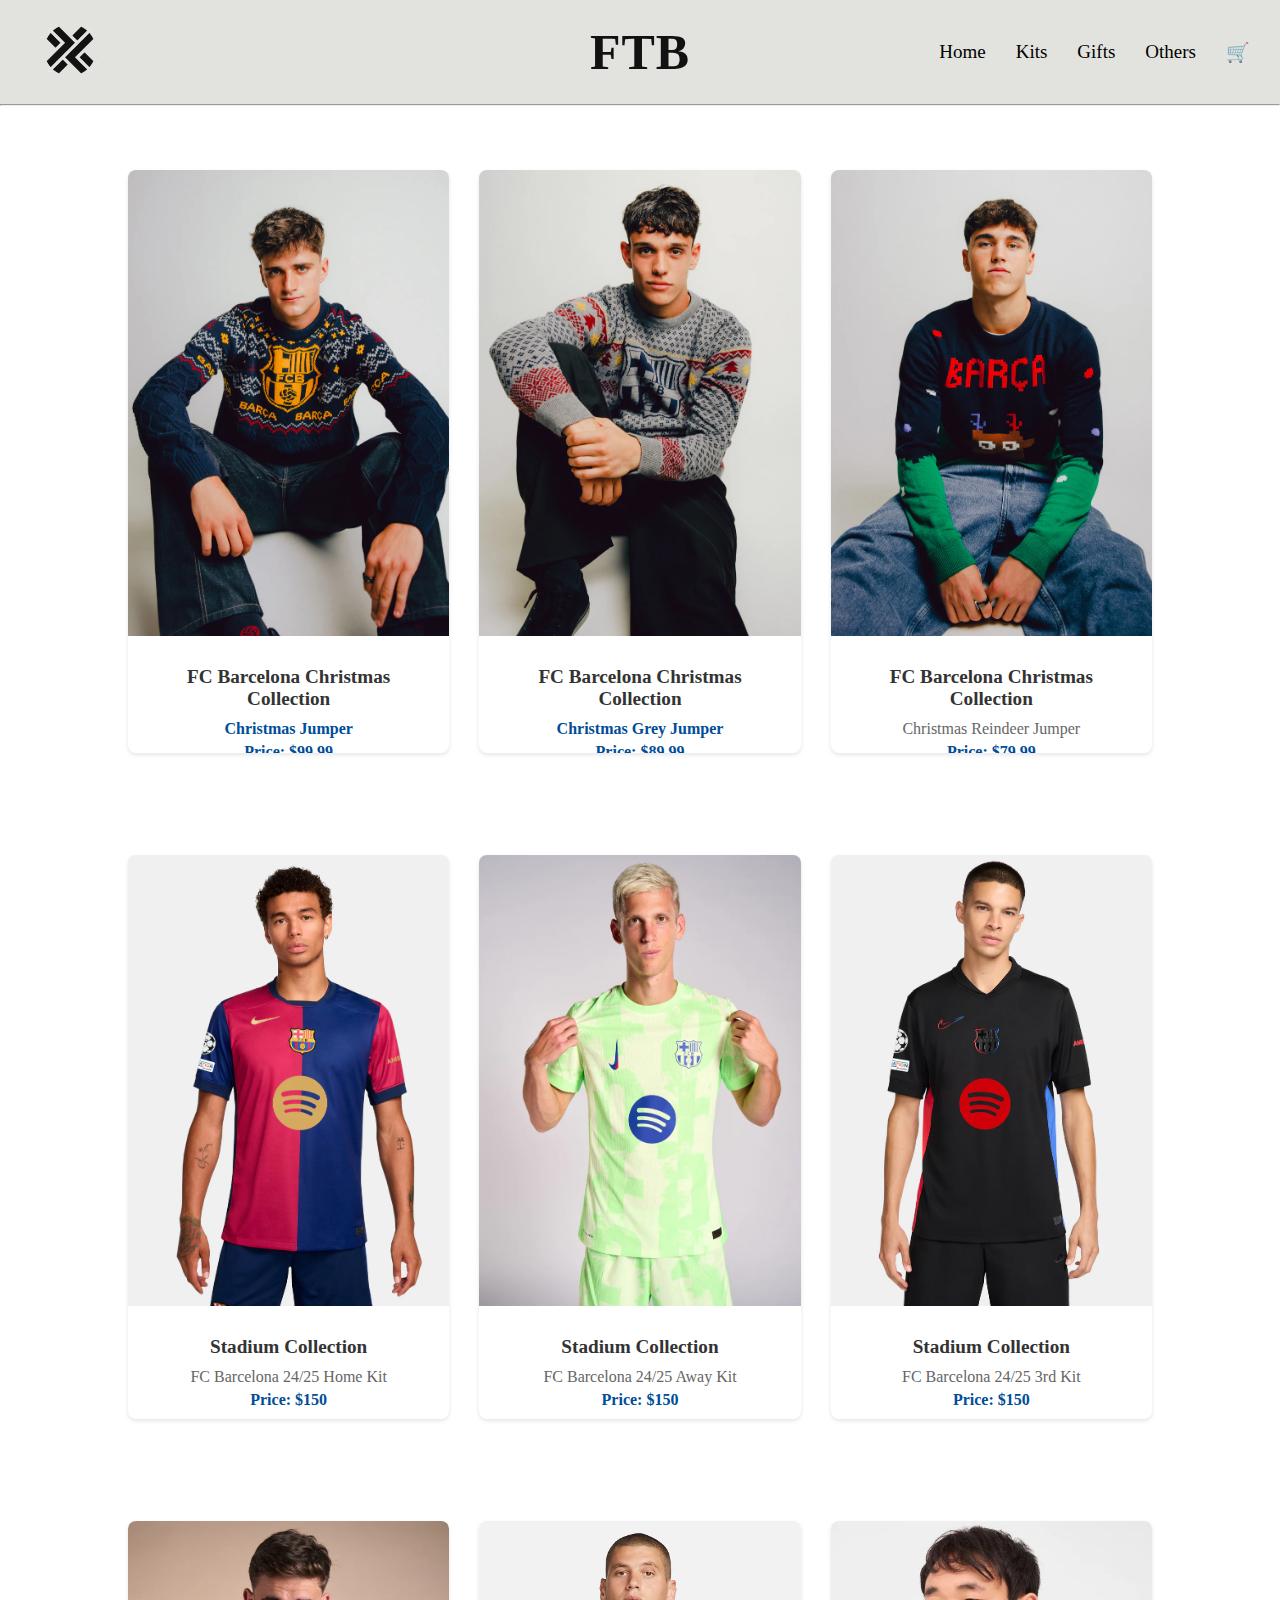
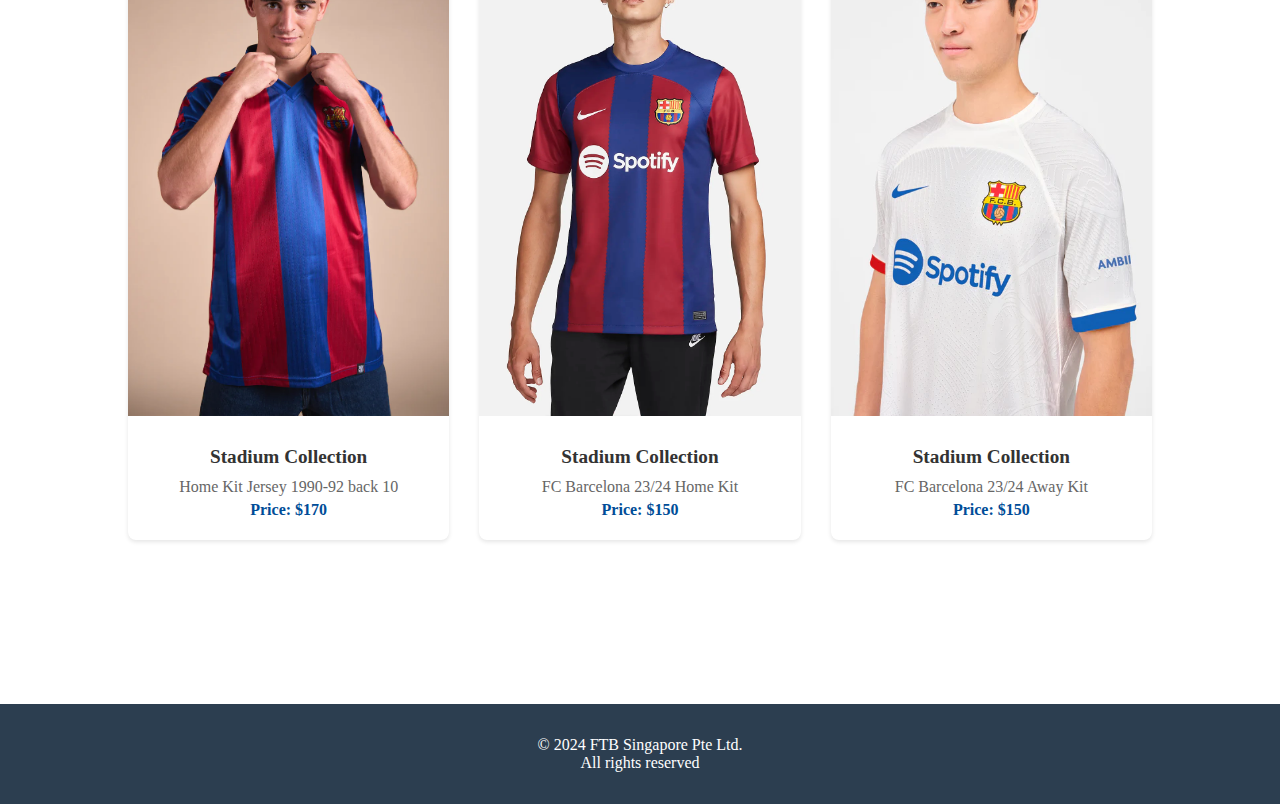
<file: men.html>
<!DOCTYPE html>
<html lang="en">
<head>
    <meta charset="UTF-8">
    <meta name="viewport" content="width=device-width, initial-scale=1.0">
    <link rel="stylesheet" type="text/css" href="styles.css">
    <title>Men</title>
</head>
<body>
    <nav class="navbar">
        <div class="logo-link">
            <a href="./index.html">
                <img src="img/pngtree-letter-x-logo-design-png-image_6950904.png" alt="Logo" class="logo-img">
            </a>
        </div>
        <div class="text-logo">
            <a href="./index.html" class="logo-text no-underline">FTB</a>
        </div>
        <ul class="nav-links">
            <li><a href="/index.html">Home</a></li>
            <li class="dropdown">
                <a href="javascript:void(0)" class="dropbtn" id="categoriesBtn">Kits</a>
                <div class="dropdown-content" id="dropdownContent">
                    <a href="./men.html">Men</a>
                    <a href="./women.html">Women</a>
                    <a href="./kid.html">Kid</a>
                </div>
            </li>
            <li><a href="./gifts.html">Gifts</a></li>
            <li><a href="./others.html">Others</a></li>
            <div class="icons">
                <a href="./cart.html" class="cart">&#128722;</a>
            </div>
        </ul>
    </nav>
    <hr>

    <section class= "Mcontainer1">
            <div class="flex-item1">
                <div class="flex-img1">
                    <a href="./page1.html"><img src="img\men\christmas1.webp"></a>
                </div>
                <div class="flex-info">
                   <a href="./page1.html"><h3>FC Barcelona Christmas Collection</h3></a>
                    <a href="./page1.html"><p>Christmas Jumper</p></a>
                    <a href="./page1.html"><p>Price: $99.99</p></a>
                </div>
            </div>

            <div class="flex-item1">
                <div class="flex-img1">
                    <a href="./page2.html"><img src="img\men\christmas2.webp"></a>
                </div>
                <div class="flex-info">
                    <a href="./page2.html"><h3>FC Barcelona Christmas Collection</h3></a>
                    <a href="./page2.html"><p>Christmas Grey Jumper</p></a>
                    <a href="./page2.html"><p>Price: $89.99</p></a>
                </div>
            </div>

            <div class="flex-item1">
                <div class="flex-img1">
                    <img src="img/men/christmas3.webp">
                </div>
                <div class="flex-info">
                    <h3>FC Barcelona Christmas Collection</h3>
                    <p>Christmas Reindeer Jumper</p>
                    <p>Price: $79.99</p>
                </div>
            </div>
        </section>

    <section class= "Mcontainer2">
            <div class="flex-item1">
                <div class="flex-img1">
                    <img src="img\men\barca1.webp">
                </div>
                <div class="flex-info">
                    <h3>Stadium Collection</h3>
                    <p>FC Barcelona 24/25 Home Kit</p>
                    <p>Price: $150</p>
                </div>
            </div>

            <div class="flex-item1">
                <div class="flex-img1">
                    <img src="img\men\barca2.webp">
                </div>
                <div class="flex-info">
                    <h3>Stadium Collection</h3>
                    <p>FC Barcelona 24/25 Away Kit</p>
                    <p>Price: $150</p>
                </div>
            </div>

            <div class="flex-item1">
                <div class="flex-img1">
                    <img src="img\men\barca3.webp">
                </div>
                <div class="flex-info">
                    <h3>Stadium Collection</h3>
                    <p>FC Barcelona 24/25 3rd Kit</p>
                    <p>Price: $150</p>
                </div>
            </div>
    </section>

    <section class= "Mcontainer3">
        <div class="flex-item1">
            <div class="flex-img1">
                <img src="img\men\barca4.webp">
            </div>
            <div class="flex-info">
                <h3>Stadium Collection</h3>
                <p>Home Kit Jersey 1990-92 back 10</p>
                <p>Price: $170</p>
            </div>
        </div>

        <div class="flex-item1">
            <div class="flex-img1">
                <img src="img\men\barca5.png">
            </div>
            <div class="flex-info">
                <h3>Stadium Collection</h3>
                <p>FC Barcelona 23/24 Home Kit</p>
                <p>Price: $150</p>
            </div>
        </div>

        <div class="flex-item1">
            <div class="flex-img1">
                <img src="img\men\barca6.webp">
            </div>
            <div class="flex-info">
                <h3>Stadium Collection</h3>
                <p>FC Barcelona 23/24 Away Kit</p>
                <p>Price: $150</p>
            </div>
        </div>
    </section>
    <br>
    <br>


    <footer class="footer">
        <p>© 2024 FTB Singapore Pte Ltd.</p>
        <p>All rights reserved</p>
    </footer>

    <script src="script.js"></script>
</body>
</html>
</file>
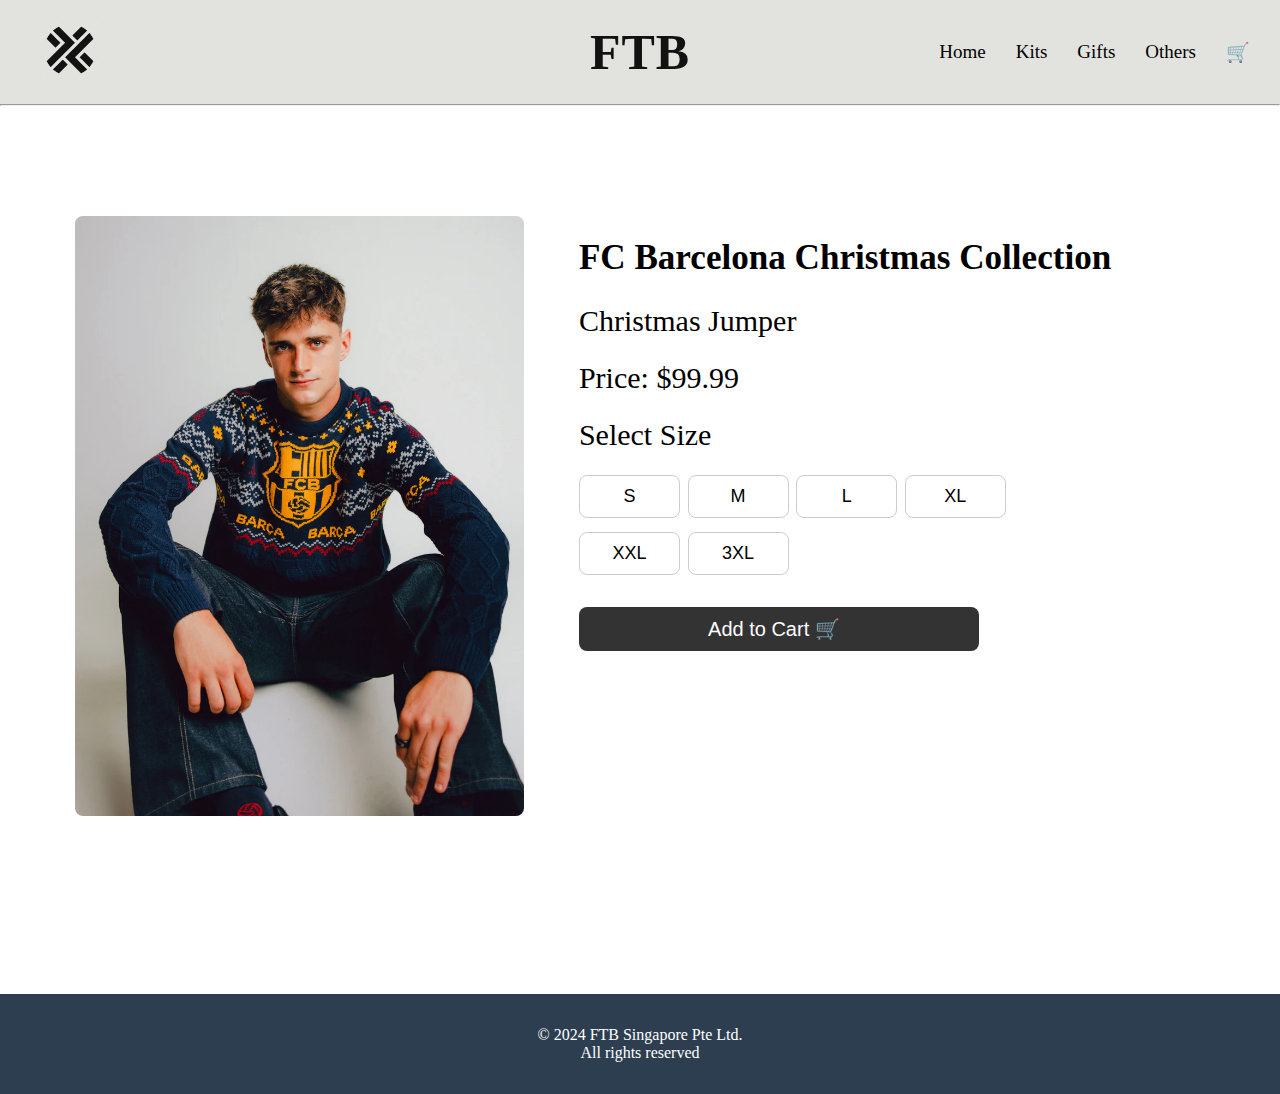
<file: page1.html>
<!DOCTYPE html>
<html lang="en">
<head>
    <meta charset="UTF-8">
    <meta name="viewport" content="width=device-width, initial-scale=1.0">
    <link rel="stylesheet" type="text/css" href="styles.css">
    <title>Christmas Jumper</title>
</head>
<body>
    <nav class="navbar">
        <div class="logo-link">
            <a href="/index.html">
                <img src="img\pngtree-letter-x-logo-design-png-image_6950904.png" alt="Logo" class="logo-img">
            </a>
        </div>
        <div class="text-logo">
            <a href="/index.html" class="logo-text no-underline">FTB</a>
        </div>
        <ul class="nav-links">
            <li><a href="/index.html">Home</a></li>
            <li class="dropdown">
                <a href="javascript:void(0)" class="dropbtn" id="categoriesBtn">Kits</a>
                <div class="dropdown-content" id="dropdownContent">
                    <a href="/men.html">Men</a>
                    <a href="/women.html">Women</a>
                    <a href="/kid.html">Kid</a>
                </div>
            </li>
            <li><a href="/gifts.html">Gifts</a></li>
            <li><a href="/others.html">Others</a></li>
            <div class="icons">
                <a href="/cart.html" class="cart">&#128722;</a>
            </div>
        </ul>
    </nav>
    <hr>

    <section class="Mproduct" data-name="FC Barcelona Christmas Collection" data-description="Christmas Jumper" data-price="99.99" data-image="img\men\christmas1.webp">
        <div class="men-img">
            <img src="img\men\christmas1.webp" alt="FC Barcelona Christmas Collection">
        </div>
        <div class="info">
            <h3>FC Barcelona Christmas Collection</h3>
            <p>Christmas Jumper</p>
            <p>Price: $99.99</p>
            <div class="size-selection">
                <p>Select Size</p>
                <button class="size-btn" data-size="US S">S</button>
                <button class="size-btn" data-size="US M">M</button>
                <button class="size-btn" data-size="US L">L</button>
                <button class="size-btn" data-size="US XL">XL</button>
                <button class="size-btn" data-size="US XXL">XXL</button>
                <button class="size-btn" data-size="US 3XL">3XL</button>
            </div>
    
            <div class="action-buttons">
                <button class="addToCart action-btn">Add to Cart &#128722;</button>
            </div>
        </div>
    </section>
    
    <footer class="footer">
        <p>© 2024 FTB Singapore Pte Ltd.</p>
        <p>All rights reserved</p>
    </footer>

    <script src="script.js"></script>
</body>
</html>
</file>
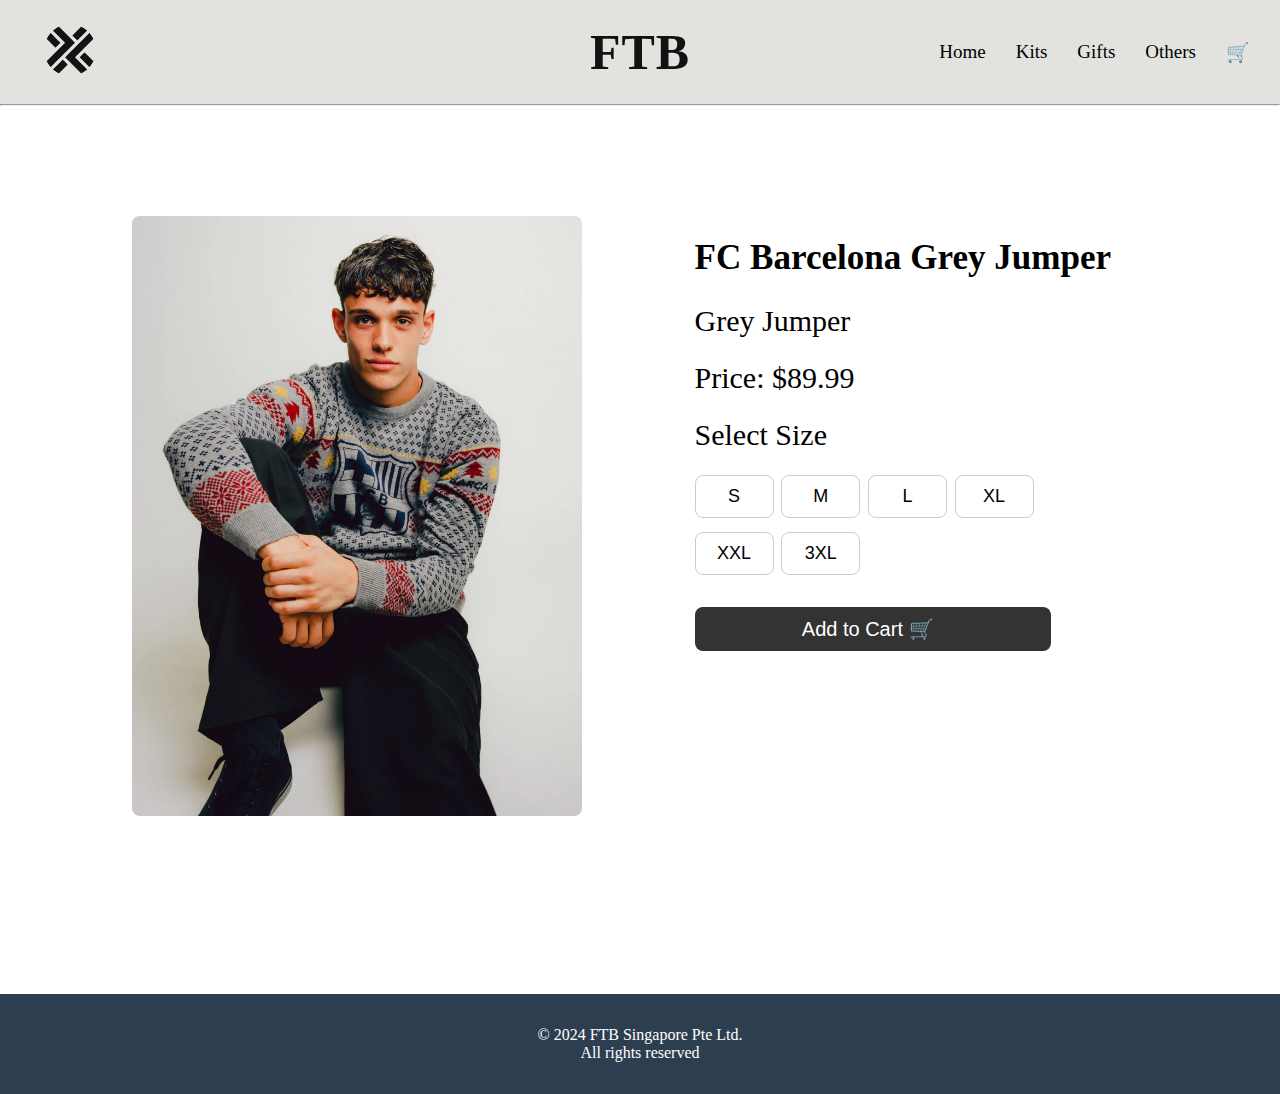
<file: page2.html>
<!DOCTYPE html>
<html lang="en">
<head>
    <meta charset="UTF-8">
    <meta name="viewport" content="width=device-width, initial-scale=1.0">
    <link rel="stylesheet" type="text/css" href="styles.css">
    <title>Grey Jumper</title>
</head>
<body>
    <nav class="navbar">
        <div class="logo-link">
            <a href="/index.html">
                <img src="img\pngtree-letter-x-logo-design-png-image_6950904.png" alt="Logo" class="logo-img">
            </a>
        </div>
        <div class="text-logo">
            <a href="/index.html" class="logo-text no-underline">FTB</a>
        </div>
        <ul class="nav-links">
            <li><a href="/index.html">Home</a></li>
            <li class="dropdown">
                <a href="javascript:void(0)" class="dropbtn" id="categoriesBtn">Kits</a>
                <div class="dropdown-content" id="dropdownContent">
                    <a href="/men.html">Men</a>
                    <a href="/women.html">Women</a>
                    <a href="/kid.html">Kid</a>
                </div>
            </li>
            <li><a href="/gifts.html">Gifts</a></li>
            <li><a href="/others.html">Others</a></li>
            <div class="icons">
                <a href="/cart.html" class="cart">&#128722;</a>
            </div>
        </ul>
    </nav>
    <hr>

    <section class="Mproduct" data-name="FC Barcelona Grey Jumper" data-description="Grey Jumper" data-price="89.99" data-image="img\men\christmas2.webp">
        <div class="men-img">
            <img src="img\men\christmas2.webp" alt="FC Barcelona Grey Jumper">
        </div>
        <div class="info">
            <h3>FC Barcelona Grey Jumper</h3>
            <p>Grey Jumper</p>
            <p>Price: $89.99</p>
            <div class="size-selection">
                <p>Select Size</p>
                <button class="size-btn" data-size="US S">S</button>
                <button class="size-btn" data-size="US M">M</button>
                <button class="size-btn" data-size="US L">L</button>
                <button class="size-btn" data-size="US XL">XL</button>
                <button class="size-btn" data-size="US XXL">XXL</button>
                <button class="size-btn" data-size="US 3XL">3XL</button>
            </div>
    
            <!-- Add to Cart and Favourite Buttons -->
            <div class="action-buttons">
                <button class="addToCart action-btn">Add to Cart &#128722;</button>
            </div>
        </div>
    </section>
    
    <footer class="footer">
        <p>© 2024 FTB Singapore Pte Ltd.</p>
        <p>All rights reserved</p>
    </footer>

    <script src="script.js"></script>

</body>
</html>
</file>
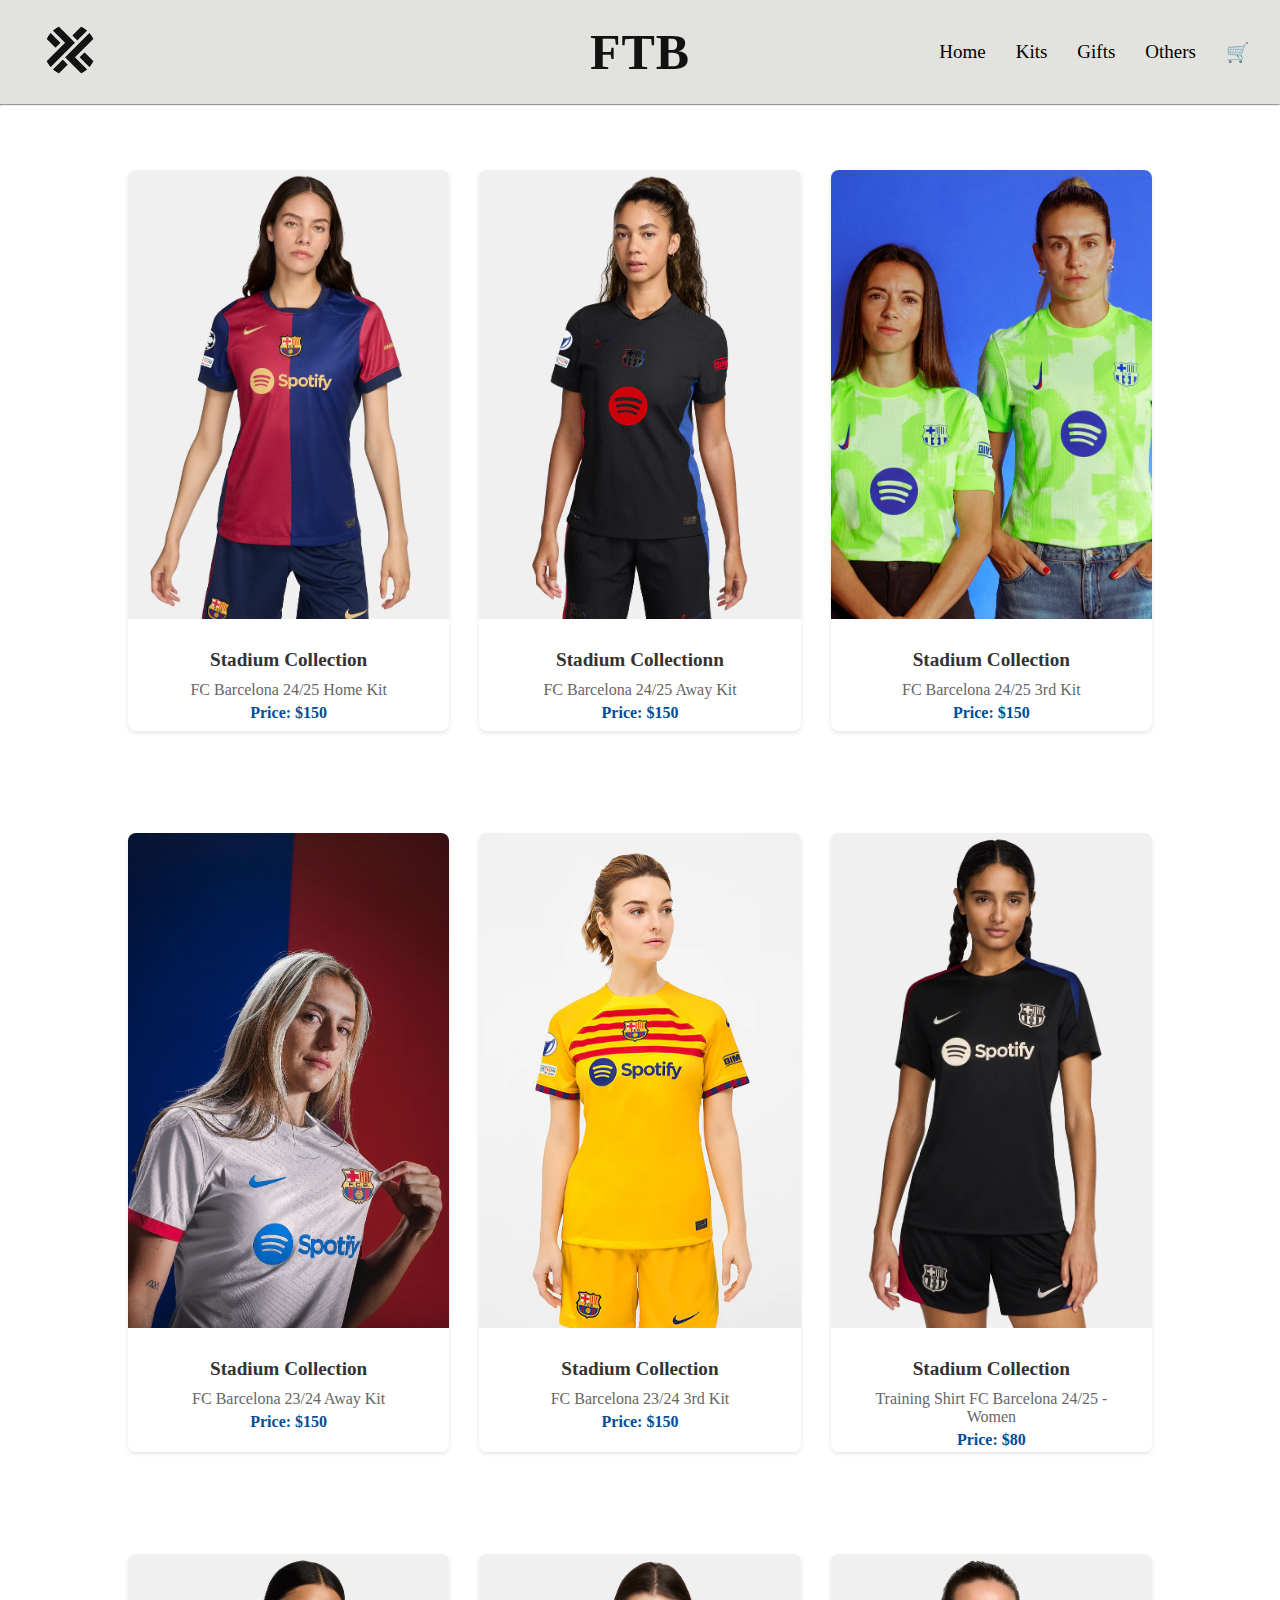
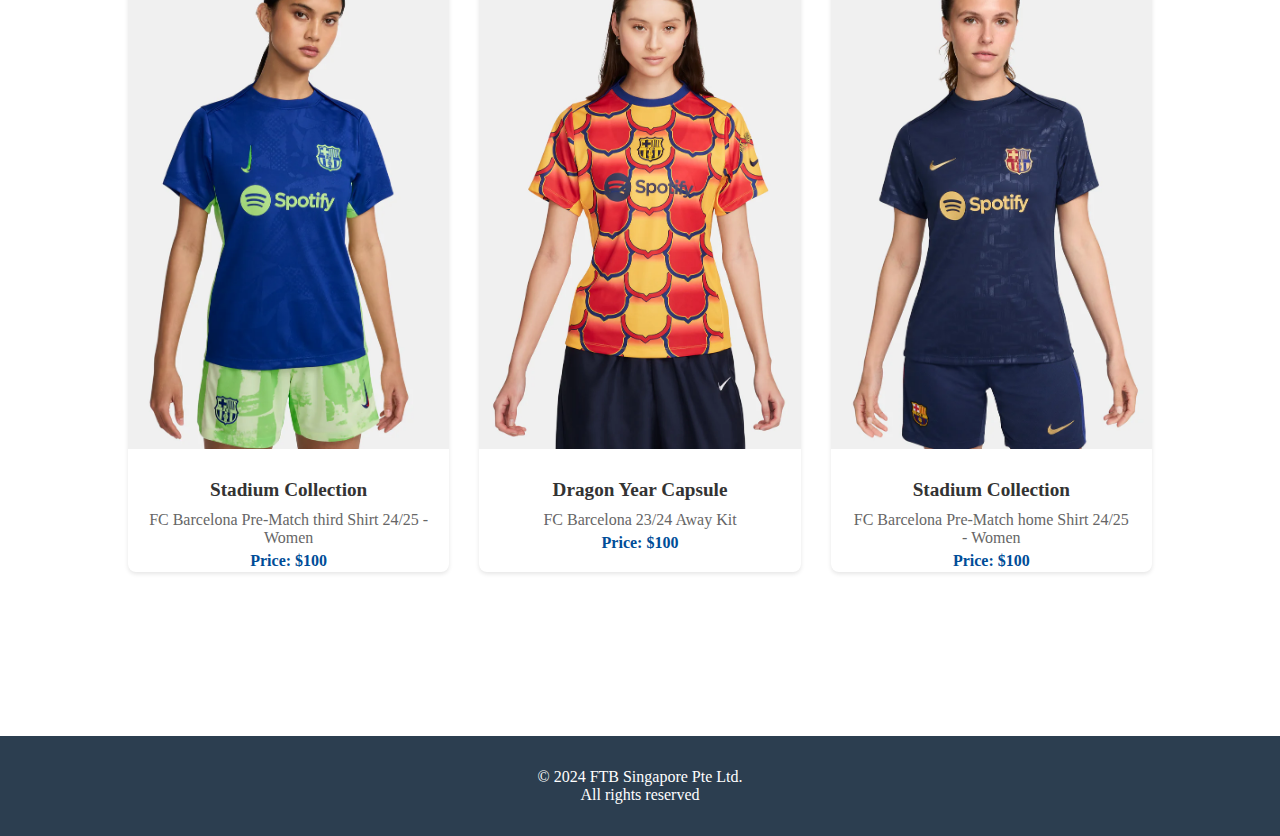
<file: Women.html>
<!DOCTYPE html>
<html lang="en">
<head>
    <meta charset="UTF-8">
    <meta name="viewport" content="width=device-width, initial-scale=1.0">
    <link rel="stylesheet" type="text/css" href="./styles.css">
    <title>Women</title>
</head>
<body>
    <nav class="navbar">
        <div class="logo-link">
            <a href="/index.html">
                <img src="img/pngtree-letter-x-logo-design-png-image_6950904.png" alt="Logo" class="logo-img">
            </a>
        </div>
        <div class="text-logo">
            <a href="/index.html" class="logo-text no-underline">FTB</a>
        </div>
        <ul class="nav-links">
            <li><a href="/index.html">Home</a></li>
            <li class="dropdown">
                <a href="javascript:void(0)" class="dropbtn" id="categoriesBtn">Kits</a>
                <div class="dropdown-content" id="dropdownContent">
                    <a href="/men.html">Men</a>
                    <a href="/women.html">Women</a>
                    <a href="/kid.html">Kids</a>
                </div>
            </li>
            <li><a href="/gifts.html">Gifts</a></li>
            <li><a href="/others.html">Others</a></li>
            <div class="icons">
                <a href="/cart.html" class="cart">&#128722;</a>
            </div>
        </ul>
    </nav>
    <hr>

    <section class= "Mcontainer1">
        <div class="flex-item1">
            <div class="flex-img1">
                <img src="img\women\w1.webp">
            </div>
            <div class="flex-info">
                <h3>Stadium Collection</h3>
                <p>FC Barcelona 24/25 Home Kit</p>
                <p>Price: $150</p>
            </div>
        </div>

        <div class="flex-item1">
            <div class="flex-img1">
                <img src="img\women\w2.webp">
            </div>
            <div class="flex-info">
                <h3>Stadium Collectionn</h3>
                <p>FC Barcelona 24/25 Away Kit</p>
                <p>Price: $150</p>
            </div>
        </div>

        <div class="flex-item1">
            <div class="flex-img1">
                <img src="img\women\w3.webp">
            </div>
            <div class="flex-info">
                <h3>Stadium Collection</h3>
                <p>FC Barcelona 24/25 3rd Kit</p>
                <p>Price: $150</p>
            </div>
        </div>
    </section>

    <section class= "Mcontainer2">
        <div class="flex-item1">
            <div class="flex-img1">
                <img src="img\women\w4.jpg">
            </div>
            <div class="flex-info">
                <h3>Stadium Collection</h3>
                <p>FC Barcelona 23/24 Away Kit</p>
                <p>Price: $150</p>
            </div>
        </div>

        <div class="flex-item1">
            <div class="flex-img1">
                <img src="img\women\w5.webp">
            </div>
            <div class="flex-info">
                <h3>Stadium Collection</h3>
                <p>FC Barcelona 23/24 3rd Kit</p>
                <p>Price: $150</p>
            </div>
        </div>

        <div class="flex-item1">
            <div class="flex-img1">
                <img src="img\women\w6.webp">
            </div>
            <div class="flex-info">
                <h3>Stadium Collection</h3>
                <p>Training Shirt FC Barcelona 24/25 - Women</p>
                <p>Price: $80</p>
            </div>
        </div>
    </section>

    <section class= "Mcontainer3">
        <div class="flex-item1">
            <div class="flex-img1">
                <img src="img\women\w7.webp">
            </div>
            <div class="flex-info">
                <h3>Stadium Collection</h3>
                <p>FC Barcelona Pre-Match third Shirt 24/25 - Women</p>
                <p>Price: $100</p>
            </div>
        </div>

        <div class="flex-item1">
            <div class="flex-img1">
                <img src="img\women\w8.webp">
            </div>
            <div class="flex-info">
                <h3>Dragon Year Capsule</h3>
                <p>FC Barcelona 23/24 Away Kit</p>
                <p>Price: $100</p>
            </div>
        </div>

        <div class="flex-item1">
            <div class="flex-img1">
                <img src="img\women\w9.webp">
            </div>
            <div class="flex-info">
                <h3>Stadium Collection</h3>
                <p>FC Barcelona Pre-Match home Shirt 24/25 - Women</p>
                <p>Price: $100</p>
            </div>
        </div>
    </section>
    <br>
    <br>


    <footer class="footer">
        <p>© 2024 FTB Singapore Pte Ltd.</p>
        <p>All rights reserved</p>
    </footer>

    <script src="script.js"></script>
</body>
</html>
</file>
<file: styles.css>
/* body */
*{
    margin: 0;
    padding: 0;
}


/* footer */
.footer {
    background-color: #2c3e50;
    color: white;
    text-align: center;
    padding: 2rem;
    margin-top: 4rem;
}


/* Navbar */
.navbar {
    display: flex;
    justify-content: space-between;
    align-items: center;
    padding: 10px 30px;
    background-color: #e2e3de;
    position: relative;
}

.logo-img {
    width: 80px; 
    height: auto;
}

.text-logo {
    position: absolute;
    left: 50%;
    transform: translateX(-50%);
}

.logo-text {
    font-size: 50px;
    font-weight: bold;
    color: #121212;
    letter-spacing: 1px;
    text-decoration: none;
}
  
.nav-links {
    display: flex;
    list-style: none;
    gap: 30px;
    margin: 0;
    padding: 0;
}
  
.nav-links a {
    text-decoration: none;
    color: black;
    font-size: 19px;
    font-weight: 500;
    position : relative;
}
  
ul li a::before{
    content: '';
    position: absolute;
    bottom: -2px;
    left: 0;
    width: 0;
    height: 2px;
    background: black;
    transition: width 0.3s;

}

ul li a:hover::before{
    width: 100%;
}

.no-underline::before {
    content: none;
}

.icons {
    display: flex;
    align-items: center;
    gap: 20px;
}

.cart {
    font-size: 25px;
    color: black;
    cursor: pointer;
    text-decoration: none;
}

.dropdown {
    position: relative;
    display: inline-block;
}

.dropdown-content {
    display: none;
    position: absolute;
    background-color: white;
    min-width: 160px;
}

.dropdown-content a {
    color: black;
    padding: 12px 16px;
    text-decoration: none;
    display: block;
}

.dropdown-content a:hover {
    background-color: #ddd;
}


/* Home page*/
.promo{
    background-color: #b4bab6;
    padding: 15px;
    text-align: center;
    font-size: 18px;
    line-height: 1.8;
}

.slider {
    position: relative;
    width: 100%;
    max-width: 100%;
    overflow: hidden;
}

.Himg {
    width: 100%;
    max-width: 100%;
    height: 800px; 
    display: block;
    margin-left: auto;
    margin-right: auto;
    object-fit: cover;
}

.slide-img {
    width: 100%;
    height: 100%; 
    display: block;
    object-fit: cover;  
}


.slide-btn {
    position: absolute;
    top: 50%;
    transform: translateY(-50%);
    background-color: rgba(0, 0, 0, 0.5);
    color: white;
    border: none;
    padding: 10px;
    cursor: pointer;
    z-index: 1;
    width: 3%;
    height: 8%;
}

.left-btn {
    left: 10px;
}

.right-btn {
    right: 10px;
}

.new {
    font-size: 28px;
    padding-left: 30px;
}

.Himg-container {
    position: relative;
    text-align: center;
    color: white;
}

.overlay-text {
    position: absolute;
    top: 42%;
    left: 50%;
    transform: translate(-50%, -50%);
    color: white;
    font-size: 40px;
    font-family: 'Gill Sans', 'Gill Sans MT', Calibri, 'Trebuchet MS', sans-serif;
    font-weight: bold;
    text-shadow: 2px 2px 4px rgba(0, 0, 0, 0.7);
    text-align: center;
}

.shop-now-btn {
    position: absolute;
    top: 50%;
    left: 50%;
    transform: translateX(-50%);
    background-color:green;
    color: white;
    padding: 10px 20px;
    text-decoration: none;
    font-size: 18px;
    border-radius: 5px;
    transition: background-color 0.3s;
}

.shop-now-btn:hover {
    background-color: #555;
}

.container {
    max-width: 1200px;
    margin: 0 auto;
    padding: 20px;
    position: relative;
    overflow: hidden;
}

.slider-container {
    display: flex;
    transition: transform 0.5s ease-in-out;
    gap: 20px;
}

.flex-item {
    min-width: calc(33.333% - 13px);
    background: white;
    border-radius: 8px;
    overflow: hidden;
}

.flex-img {
    width: 100%;
    height: 80%;
    overflow: hidden;
}

.flex-img img {
    width: 100%;
    height: 100%;
    object-fit: cover;
    transition: transform 0.3s ease;
}

.flex-img img:hover {
    transform: scale(1.05);
}

.flex-info {
    padding: 20px;
    text-align: center;
}

.flex-info h3 {
    color: #333;
    margin-bottom: 10px;
    font-size: 1.2em;
}

.flex-info p {
    color: #666;
    margin-bottom: 5px;
}

.flex-info p:last-child {
    color: #004D98;
    font-weight: bold;
}

.nav-button {
    position: absolute;
    top: 50%;
    transform: translateY(-50%);
    background: rgba(255, 255, 255, 0.9);
    border: none;
    border-radius: 50%;
    width: 40px;
    height: 40px;
    cursor: pointer;
    display: flex;
    align-items: center;
    justify-content: center;
}

.nav-button:hover {
    background: white;
}

.prev {
    left: 10px;
}

.next {
    right: 10px;
}

.dots {
    display: flex;
    justify-content: center;
    gap: 8px;
    margin-top: 20px;
}

.dot {
    width: 8px;
    height: 8px;
    border-radius: 50%;
    background: #ccc;
    cursor: pointer;
    transition: background-color 0.3s ease;
}

.dot.active {
    background: #004D98;
}


/* Product pages: kits and gifts*/
.Mcontainer1{
    display: flex;
    width: 80%;
    padding: 5%;
    flex-wrap: wrap;
    gap: 8px; 
    justify-content: space-between; /* Ensure items are evenly spaced */
    margin: 0 auto;
}

.Mcontainer2{
    display: flex;
    width: 80%;
    padding: 3%;
    flex-wrap: wrap;
    gap: 8px; 
    justify-content: space-between; 
    margin: 0 auto;
}

.Mcontainer3{
    display: flex;
    width: 80%;
    padding: 5%;
    flex-wrap: wrap;
    gap: 8px; 
    justify-content: space-between; 
    margin: 0 auto;
}


.flex-item1 {
    flex: 0 0 calc(33.333% - 20px); /* Three items per row with gap adjustment */
    background: white;
    border-radius: 8px;
    box-shadow: 0 2px 4px rgba(0, 0, 0, 0.1);
    overflow: hidden;
}

.flex-img1 {
    width: 100%;
    height: 80%; 
    overflow: hidden;
    margin-bottom: 10px;
}

.flex-img1 img {
    width: 100%;
    height: 100%;
    object-fit: cover;
    transition: transform 0.3s ease;
}

.flex-img1 img:hover {
    transform: scale(1.05);
}

.show {
    display: block;
}

/* adding to cart */
.Mproduct{
    display: flex;
    flex-wrap: wrap;
    justify-content: space-between;
    margin: 0 auto;
    padding: 20px;
}

.men-img{
    justify-content: center;
    gap: 9%;
    margin: 0 auto;
}

.info{
    font-size: 30px;
    margin-top: 8%;        
    line-height: 1.9;
    padding-right: 12%;
}

.men-img img{
    height: 600px;
    margin-top: 20%;
    margin-bottom: 20%;
    border-radius: 8px;
}

a{  /* Remove underline from links */
    text-decoration: none;
    color: black;
}

.size-selection {
    margin-bottom: 20px;
}

.size-options {
    display: flex;
    flex-wrap: wrap;
    gap: 10px;
}

.size-btn {
    padding: 10px 15px;
    font-size: 18px;
    border: 1px solid #ccc;
    background-color: #fff;
    cursor: pointer;
    transition: background-color 0.3s;
    border-radius: 8px;
    width: 19%;
}

.size-btn:hover {
    background-color: #ddd;
}

.size-btn.selected {
    background-color: #000;
    color: #fff;
}

.action-buttons {
    display: flex;
    flex-direction: column;
    margin-right: 43%;
}

.action-btn {
    width: 150%; 
    max-width: 400px;
    height: 10%; 
    padding: 10px 20px; 
    padding-left: 10px;
    margin: 10px auto; 
    display: block; 
    text-align: center; 
    border: none; 
    background-color: #333; 
    color: white;
    cursor: pointer; 
    transition: background-color 0.3s;
    font-size: 20px;
    border-radius: 8px;
}

.action-btn:hover {     
    background-color: #555;
}


/* Container for cart and summary sections */
.cart-container {
    display: flex;
    justify-content: space-between;
    padding: 20px;
    gap: 60px; /* Added spacing between cart items and summary */
}

/* Cart Items Section */
.cart-items {
    display: flex;
    flex-direction: column;
    gap: 20px; 
    margin-top: 20px; /* Adjusted margin for consistent spacing */
    padding-left: 60px; /* Reduced padding for alignment */
    width: 45%;
}

.cart-item {
    display: flex;
    align-items: center;
    gap: 20px;
    border: 1px solid #ccc;
    padding: 15px; 
    width: 100%; 
    background-color: #f9f9f9;
    border-radius: 8px; 
    position: relative; 
}

.cart-item-image {
    width: 120px; 
    height: 190px; 
    object-fit: cover; 
    border-radius: 4px; /* Rounded image corners */
}

.cart-item-details {
    display: flex;
    flex-direction: column;
    gap: 8px; 
    font-size: 18px; 
    line-height: 1.5; /* Improved readability */
}

/* Cart Summary Section */
.cart-summary {
    margin-top: 50px;
    padding-right: 80px;
    width: 30%;
}

.cart-summary h2 {
    margin-bottom: 30px;
    font-size: 40px; 
    font-weight: bold;
}

.cart-summary p {
    margin-bottom: 12px; 
    font-size: 25px;
    color: #333; 
}

/* Checkout Button */
.checkout-btn {
    padding: 12px 20px; /* Increased padding for larger button */
    border: none;
    background-color: #333;
    color: white;
    cursor: pointer;
    border-radius: 4px;
    width: 100%; 
    text-align: center;
    font-size: 16px; /* Larger font size for emphasis */
    font-weight: bold; 
}

.checkout-btn:hover {
    background-color: #555;
}

.remove-btn {
    position: absolute;
    top: 10px;
    right: 10px;
    background: none;
    border: none;
    cursor: pointer;
    font-size: 20px;
    color: black;
    transition: color 0.3s;
}

.remove-btn:hover {
    color: black;
}

/*Payment page*/
.payment-items {
    display: flex;
    flex-direction: column;
    align-items: center;
    gap: 20px;
    padding: 20px;
}

.payment-item {
    display: flex;
    align-items: center;
    gap: 20px;
    border: 1px solid #ccc;
    width: 80%;
    max-width: 800px;
    background-color: #f9f9f9;
}

.payment-item-details {
    display: flex;
    flex-direction: column;
    gap: 10px;
}

.pay-btn {
    padding: 10px 20px;
    border: none;
    background-color: #333;
    color: white;
    cursor: pointer;
    transition: background-color 0.3s;
    margin: 20px auto;
    display: block;
}

.pay-btn:hover {
    background-color: #555;
}

.payment-form {
    max-width: 600px;
    margin: 2rem auto;
    padding: 2rem;
    background-color: #f9f9f9;
    border-radius: 8px;
}

.payment-form label {
    display: block;
    margin-bottom: 0.5rem;
    font-size: 1.2rem;
    color: #333;
}

.payment-form input {
    width: 95%;
    padding: 0.8rem;
    margin-bottom: 1.5rem;
    border: 1px solid #ccc;
    border-radius: 4px;
    font-size: 1rem;
}

.payment-form button {
    width: 100%;
    padding: 1rem;
    background-color: #333;
    color: white;
    border: none;
    border-radius: 4px;
    font-size: 1.2rem;
    cursor: pointer;
    transition: background-color 0.3s;
}

.payment-form button:hover {
    background-color: #555;
}


/* Others page */  
.contact {
    max-width: 1200px;
    margin: 2rem auto;
    padding: 0 1rem;
}

.contact h1 {
    font-size: 2.5rem;
    color: #2c3e50;
    margin-bottom: 2rem;
    text-align: center;
}

.contact-container {
    display: grid;
    grid-template-columns: 1fr 1fr;
    gap: 3rem;
    margin-top: 3rem;
}

.contact-info {
    background: white;
    padding: 2rem;
    border-radius: 8px;
    box-shadow: 0 4px 6px rgba(0,0,0,0.1);
    font-size: 1.1rem;
}

.contact-info h2 {
    color: #2c3e50;
    margin-bottom: 1.5rem;
    font-size: 1.5rem;
}

.info-item {
    display: flex;
    align-items: center;
    margin-bottom: 1.5rem;
}

.info-item i {
    font-size: 1.2rem;
    color: #007bff;
    margin-right: 1rem;
    width: 24px;
}

.map {
    width: 100%;
    height: 400px;
    border-radius: 8px;
    overflow: hidden;
    background-color: #e9ecef;
    position: relative; /* Ensure positioning context for the image */
}

.map img {
    width: 100%;
    height: 100%;
    object-fit: cover; /* Ensures the image covers the container without distortion */
    position: absolute; /* Position the image absolutely within the container */
    top: 0;
    left: 0;
}

.social-media {
    margin-top: 2rem;
    display: flex;
    gap: 1rem;
}

.social-icon {
    display: flex;
    align-items: center;
    gap: 0.5rem;
    text-decoration: none;
    color: white;
    background-color: #007bff;
    padding: 0.8rem 1.2rem;
    border-radius: 6px;
    transition: transform 0.3s, background-color 0.3s;
}

.social-icon:hover {
    background-color: #0056b3;
}





@media (max-width: 600px) {
    /* General styles */
    *{
        margin: 0;
        padding: 0;
    }
  
    .footer {
      padding: 25px;
      font-size: 14px;
    }
  
    /* navbar */
    .navbar {
      flex-direction: column;
      align-items: flex-start;
      gap: 10px;
      padding: 10px;
    }
  
    .logo-img {
      width: 60px;
    }
  
    .text-logo {
      font-size: 30px;
    }
  
    .nav-links {
      flex-direction: row;
      gap: 15px;
    }
    
    .dropdown-content {
        position: absolute;
        background-color: white;
        min-width: 100px;
    }
    
    .dropdown-content a {
        color: black;
        padding: 6px 16px;
        text-decoration: none;
        display: block;
        font-size: 17px;
    }
  
    .icons {
      justify-content: space-between;
      width: 100%;
    }
    
    /*home*/
    .slider {
        position: relative;
        width: 100%;
        max-width: 100%;
        overflow: hidden;
    }
    
    .Himg {
        width: 100%;
        max-width: 100%;
        height: 250px; 
        display: block;
        margin-left: auto;
        margin-right: auto;
        object-fit: cover;
    }

    .slide-img {
        width: 100%;
        height: 100%; 
        display: block;
        object-fit: cover; 
    }
    
    .slide-btn {
        position: absolute;
        top: 50%;
        transform: translateY(-50%);
        background-color: rgba(0, 0, 0, 0.5);
        color: white;
        border: none;
        padding: 10px;
        cursor: pointer;
        z-index: 1;
        width: 5%; /* Larger buttons for smaller screens */
        height: auto;
    }
    
    .left-btn {
        left: 5px;
    }
    
    .right-btn {
        right: 5px; 
    }
      
    .new {
        font-size: 25px;
        align-items: center;
    }

    .overlay-text {
      font-size: 25px;
      top: 35%;
    }
  
    .shop-now-btn {
      font-size: 14px;
      padding: 8px 16px;
    }
  
    .container {
        max-width: 1500px;
        margin: 0 auto;
        padding: 20px;
        position: relative;
        overflow: hidden;
    }
    
    .slider-container {
        display: flex;
        transition: transform 0.5s ease-in-out;
        gap: 20px;
    }
    
    .flex-item {
        min-width: calc(75% - 13px);
        background: white;
        border-radius: 8px;
        box-shadow: 0 2px 4px rgba(0, 0, 0, 0.1);
        overflow: hidden;
    }
    
    .flex-img {
        width: 100%;
        height: 80%;
        overflow: hidden;
    }
    
    .flex-img img {
        width: 100%;
        height: 100%;
        object-fit: cover;
        transition: transform 0.3s ease;
    }

    .flex-item1 {
      flex: 0 0 100%;
    }
  
    /* product pages */
    .Mcontainer1,
    .Mcontainer2,
    .Mcontainer3 {
      flex-direction: column;
      align-items: center;
      gap: 20px;
      width: 80%;
    }
  
    .men-img img {
      height: auto;
      margin-top: 0;
      width: 100%;
      border-radius: 8px;
    }

    .men-img{
        justify-content: center;
        gap: 9%;
        margin-top: 10%;
    }

    .info{
        font-size: 25px;
        margin-top: -10%;        
        line-height: 1.9;
        padding-right: 8%;
    }
  
    .action-buttons {
      margin-right: 0;
      align-items: center;
      width: 100%;
    }
  
    .action-btn {
      width: 100%;
      font-size: 16px;
    }
  
    /*cart page*/
    .cart-container {
      flex-direction: column;
      gap: 20px;
    }
  
    .cart-items {
      width: 70%;
    }

    .cart-summary {
      width: 60%;
      padding-left: 15%;
      font-size: 20px;
    }
  
    /*contact page*/
    .contact-container {
      grid-template-columns: 1fr;
      gap: 20px;
    }
  
    /* Map */
    .map {
      height: 250px;
    }
  
    /*social media*/
    .social-media {
      flex-wrap: wrap;
      justify-content: center;
      gap: 10px;
    }
  
    .social-icon {
      font-size: 14px;
      padding: 0.5rem 0.8rem;
    }

    .payment-items {
        display: flex;
        flex-direction: column;
        align-items: center;
        gap: 20px;
        padding: 20px;
    }
    
    .payment-item {
        display: flex;
        align-items: center;
        gap: 20px;
        border: 1px solid #ccc;
        width: 80%;
        max-width: 800px;
        background-color: #f9f9f9;
    }
    
    .payment-item-details {
        display: flex;
        flex-direction: column;
        gap: 10px;
    }
    
    .pay-btn {
        padding: 10px 20px;
        border: none;
        background-color: #333;
        color: white;
        cursor: pointer;
        transition: background-color 0.3s;
        margin: 20px auto;
        display: block;
    }
    
    .pay-btn:hover {
        background-color: #555;
    }

    .payment-form {
        width: 80%;
        margin: 2rem auto;
        padding: 2rem;
        background-color: #f9f9f9;
        border-radius: 8px;
        box-shadow: 0 4px 6px rgba(0,0,0,0.1);
    }
}
</file>
